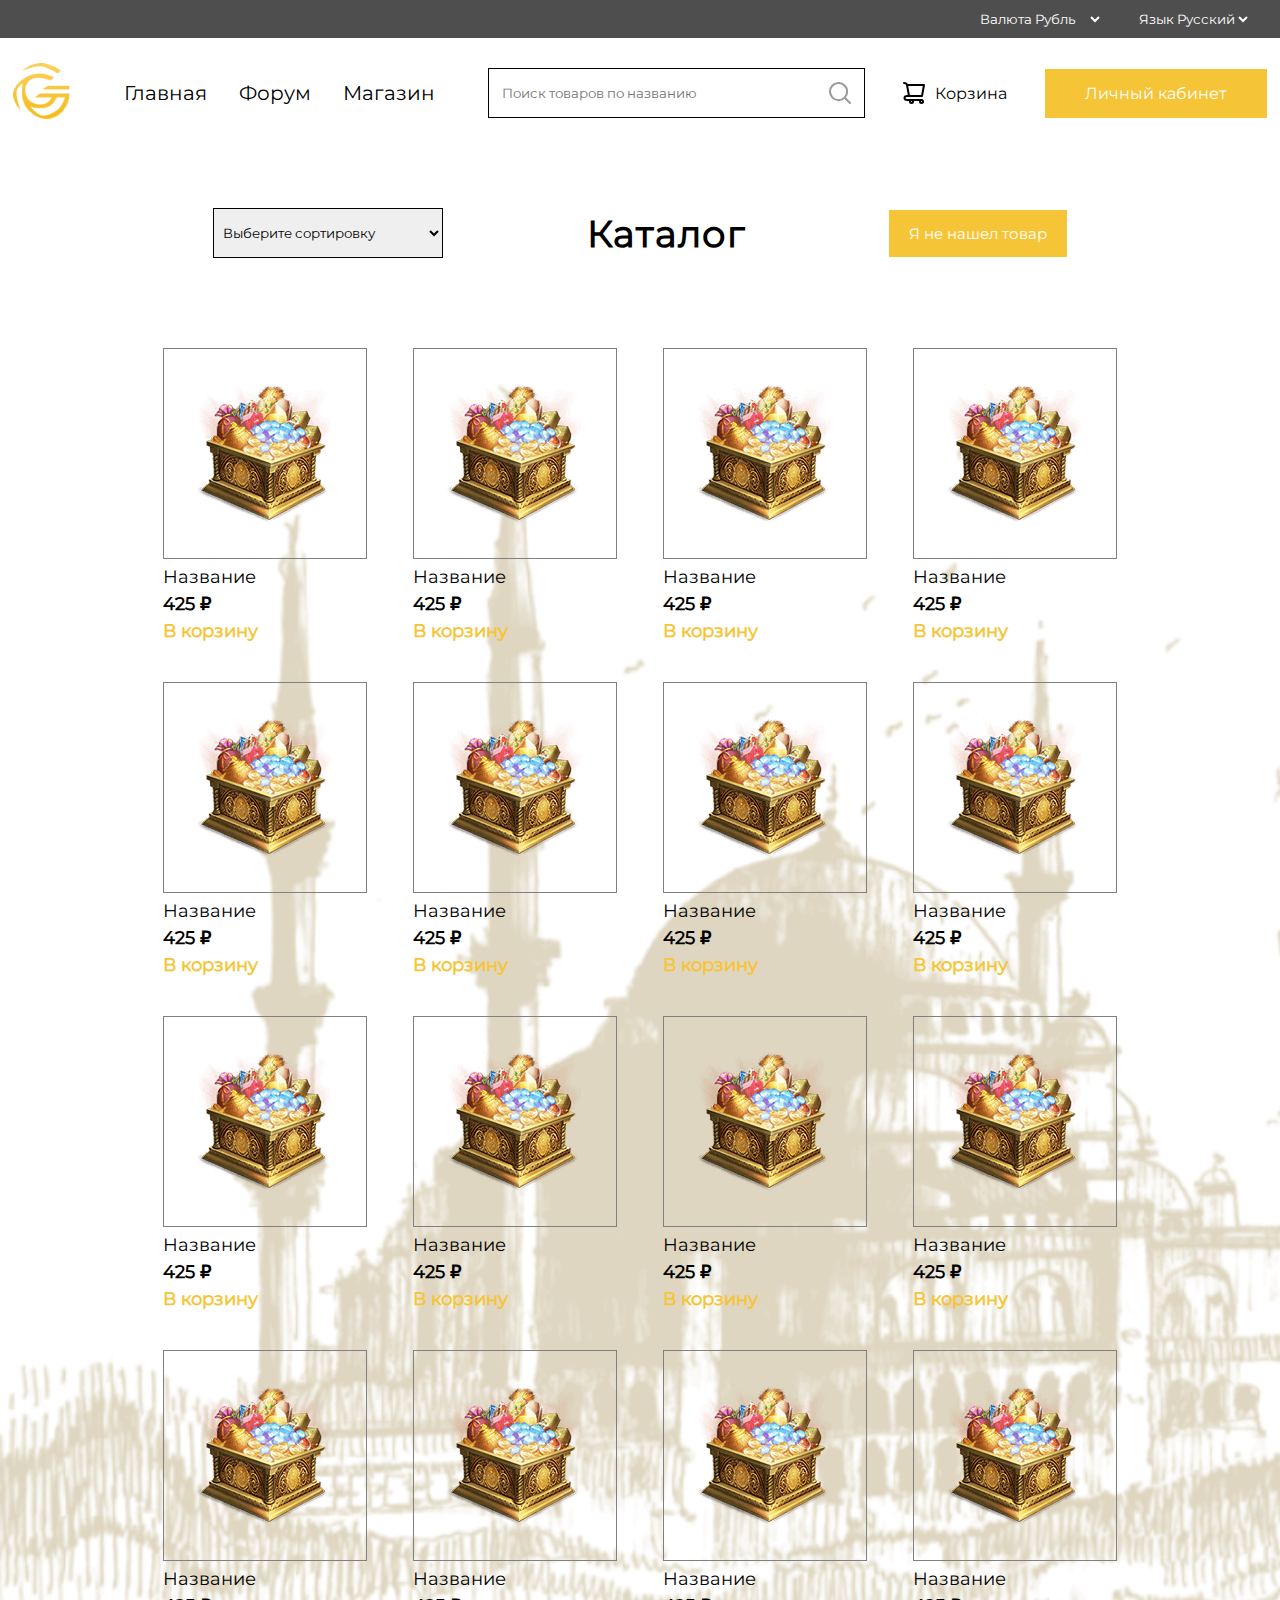
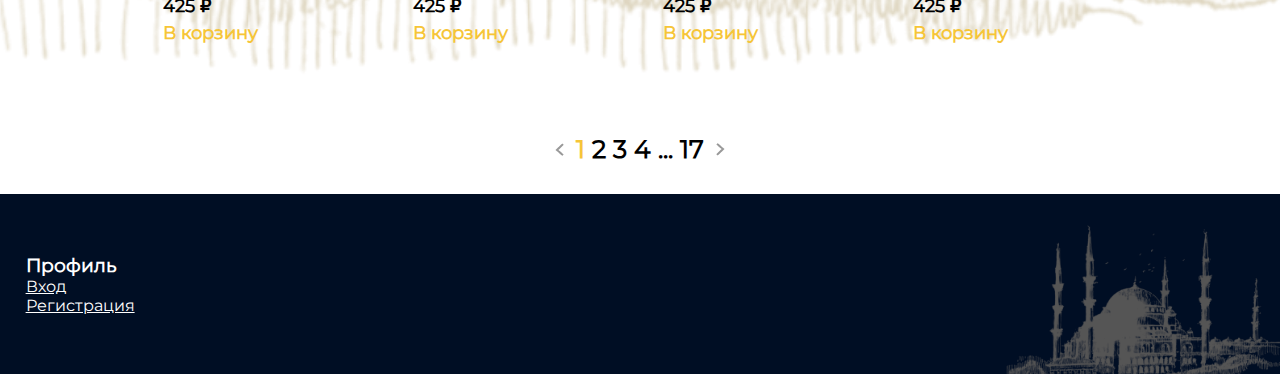
<file: index.html>
<!DOCTYPE html>
<html lang="en">
  <head>
    <meta charset="UTF-8" />
    <meta http-equiv="X-UA-Compatible" content="IE=edge" />
    <meta name="viewport" content="width=device-width, initial-scale=1.0" />
    <title>GIDVELIKIY</title>
    <link rel="icon" href="./images/gold.svg" />
    <link rel="stylesheet" href="./css/main.css" />
    <!-- <link rel="stylesheet" href="./mini-css/main-mini.css" /> -->
  </head>
  <body>
    <div class="gid-serve">
      <div class="container">
        <div class="gid-serve__inner">
          <select class="gid-serve__inner-currency">
            <option class="inner__currency-opt">
              Валюта <span>Рубль</span>
            </option>
            <option class="inner__currency-opt">
              Валюта <span>Доллар</span>
            </option>
            <option class="inner__currency-opt">
              Валюта <span>Евро</span>
            </option>
            <option class="inner__currency-opt">
              Валюта <span>Лира</span>
            </option>
          </select>
          <select class="gid-serve__inner-language">
            <option class="inner__currency-opt">
              Язык <span>Русский</span>
            </option>
          </select>
        </div>
      </div>
    </div>

    <header class="gid-header">
      <div class="container">
        <nav class="gid-header__nav">
          <a href="index.html" class="gid-header__nav-link">
            <img class="nav__link-logo" src="./images/gold.svg" alt="" />
          </a>

          <ul class="gid-header__nav-list">
            <li class="nav__list-item">
              <a class="list__item-link" href="index.html">Главная</a>
            </li>
            <li class="nav__list-item">
              <a class="list__item-link" href="">Форум</a>
            </li>
            <li class="nav__list-item">
              <a class="list__item-link" href="">Магазин</a>
            </li>
          </ul>

          <div class="gid-header__search">
            <input
              class="gid-header__search-input"
              type="text"
              placeholder="Поиск товаров по названию"
            />
            <img
              class="gid-header__search-loop"
              src="./images/icon _search.svg"
              alt=""
            />
          </div>

          <div class="another-servec">
            <div class="another-servec__item">
              <svg
                class="svg-b"
                width="30"
                height="31"
                viewBox="0 0 30 31"
                fill="none"
                xmlns="http://www.w3.org/2000/svg"
              >
                <path
                  class="user-ic"
                  d="M18.5 21C19.3284 21 20 20.3284 20 19.5C20 18.6716 19.3284 18 18.5 18C17.6716 18 17 18.6716 17 19.5C17 20.3284 17.6716 21 18.5 21Z"
                  fill="black"
                  stroke="black"
                  stroke-width="2"
                  stroke-linecap="round"
                  stroke-linejoin="round"
                />
                <path
                  class="user-ic"
                  d="M8.5 21C9.3284 21 10 20.3284 10 19.5C10 18.6716 9.3284 18 8.5 18C7.67157 18 7 18.6716 7 19.5C7 20.3284 7.67157 21 8.5 21Z"
                  fill="black"
                  stroke="black"
                  stroke-width="2"
                  stroke-linecap="round"
                  stroke-linejoin="round"
                />
                <path
                  class="user-ic"
                  d="M4 3H21L19 14H6L4 3ZM4 3C3.83333 2.33333 3 1 1 1"
                  stroke="black"
                  stroke-width="2"
                  stroke-linecap="round"
                  stroke-linejoin="round"
                />
                <path
                  class="user-ic"
                  d="M19 14H6H4.23077C2.44646 14 1.5 14.7812 1.5 16C1.5 17.2188 2.44646 18 4.23077 18H18.5"
                  stroke="black"
                  stroke-width="2"
                  stroke-linecap="round"
                  stroke-linejoin="round"
                />
                <circle cx="22" cy="23" r="8" fill="#F6C537" />
                <path
                  d="M21.324 28V18.76L21.926 19.418H19.112V18.2H22.71V28H21.324Z"
                  fill="white"
                />
              </svg>

              <a href="store.html" class="aaa">Корзина</a>
            </div>
            <div class="another-servec__item">
              <svg
                class="svg-a"
                width="22"
                height="25"
                viewBox="0 0 22 25"
                fill="none"
                xmlns="http://www.w3.org/2000/svg"
              >
                <path
                  class="user-ic"
                  d="M1 24V22.5625C1 17.0051 5.47716 12.5 11 12.5C16.5229 12.5 21 17.0051 21 22.5625V24"
                  stroke="black"
                  stroke-width="2"
                  stroke-linecap="round"
                  stroke-linejoin="round"
                />
                <path
                  class="user-ic"
                  d="M10.9999 12.5C14.1558 12.5 16.7142 9.92558 16.7142 6.75C16.7142 3.57436 14.1558 1 10.9999 1C7.84402 1 5.28564 3.57436 5.28564 6.75C5.28564 9.92558 7.84402 12.5 10.9999 12.5Z"
                  stroke="black"
                  stroke-width="2"
                  stroke-linecap="round"
                  stroke-linejoin="round"
                />
              </svg>
              <p href="wallet.html">Профиль</p>
            </div>
          </div>

          <a href="store.html" class="gid-header__magazine">
            <img
              class="gid-header__magazine-basket"
              src="./images/icon _cart.svg"
              alt=""
            />
            Корзина
          </a>

          <a href="wallet.html" class="gid-header__btn">Личный кабинет</a>
          <div class="first-burger">
            <span></span>
            <span></span>
            <span></span>
          </div>
        </nav>
      </div>
    </header>

    <main class="gid-main">
      <section class="hero">
        <div class="container">
          <div class="hero-inner">
            <h1 class="hero-inner__sech1">Каталог</h1>
            <div class="just">
              <select class="hero-inner__select">
                <option class="hero-inner__select-option">
                  Выберите сортировку
                </option>
                <option class="hero-inner__select-option">Название 425₽</option>
                <option class="hero-inner__select-option">Название 725₽</option>
                <option class="hero-inner__select-option">
                  Название 1425₽
                </option>
                <option class="hero-inner__select-option">
                  Название 1700₽
                </option>
                <option class="hero-inner__select-option">
                  Название 2000₽
                </option>
              </select>
              <h1 class="hero-inner__head1">Каталог</h1>
              <div class="hero-inner__btn-product">Я не нашел товар</div>
            </div>
          </div>
        </div>
      </section>

      <section class="box">
        <div class="container">
          <div class="box-inner">
            <div class="box-inner__parent">
              <div class="box-inner__parent-treasure">
                <div class="parent__treasure-im-box">
                  <img src="./images/jewelery.png" alt="" />
                </div>
                <p class="parent__treasure-title">Название</p>
                <h2 class="parent__treasure-h2">425 <span>₽</span></h2>
                <span class="parent__treasure-span">В корзину</span>
              </div>

              <div class="box-inner__parent-treasure">
                <div class="parent__treasure-im-box">
                  <img src="./images/jewelery.png" alt="" />
                </div>
                <p class="parent__treasure-title">Название</p>
                <h2 class="parent__treasure-h2">425 <span>₽</span></h2>
                <span class="parent__treasure-span">В корзину</span>
              </div>

              <div class="box-inner__parent-treasure">
                <div class="parent__treasure-im-box">
                  <img src="./images/jewelery.png" alt="" />
                </div>
                <p class="parent__treasure-title">Название</p>
                <h2 class="parent__treasure-h2">425 <span>₽</span></h2>
                <span class="parent__treasure-span">В корзину</span>
              </div>

              <div class="box-inner__parent-treasure">
                <div class="parent__treasure-im-box">
                  <img src="./images/jewelery.png" alt="" />
                </div>
                <p class="parent__treasure-title">Название</p>
                <h2 class="parent__treasure-h2">425 <span>₽</span></h2>
                <span class="parent__treasure-span">В корзину</span>
              </div>
            </div>
            <div class="box-inner__parent">
              <div class="box-inner__parent-treasure">
                <div class="parent__treasure-im-box">
                  <img src="./images/jewelery.png" alt="" />
                </div>
                <p class="parent__treasure-title">Название</p>
                <h2 class="parent__treasure-h2">425 <span>₽</span></h2>
                <span class="parent__treasure-span">В корзину</span>
              </div>

              <div class="box-inner__parent-treasure">
                <div class="parent__treasure-im-box">
                  <img src="./images/jewelery.png" alt="" />
                </div>
                <p class="parent__treasure-title">Название</p>
                <h2 class="parent__treasure-h2">425 <span>₽</span></h2>
                <span class="parent__treasure-span">В корзину</span>
              </div>

              <div class="box-inner__parent-treasure">
                <div class="parent__treasure-im-box">
                  <img src="./images/jewelery.png" alt="" />
                </div>
                <p class="parent__treasure-title">Название</p>
                <h2 class="parent__treasure-h2">425 <span>₽</span></h2>
                <span class="parent__treasure-span">В корзину</span>
              </div>

              <div class="box-inner__parent-treasure">
                <div class="parent__treasure-im-box">
                  <img src="./images/jewelery.png" alt="" />
                </div>
                <p class="parent__treasure-title">Название</p>
                <h2 class="parent__treasure-h2">425 <span>₽</span></h2>
                <span class="parent__treasure-span">В корзину</span>
              </div>
            </div>
            <div class="box-inner__parent">
              <div class="box-inner__parent-treasure">
                <div class="parent__treasure-im-box">
                  <img src="./images/jewelery.png" alt="" />
                </div>
                <p class="parent__treasure-title">Название</p>
                <h2 class="parent__treasure-h2">425 <span>₽</span></h2>
                <span class="parent__treasure-span">В корзину</span>
              </div>

              <div class="box-inner__parent-treasure">
                <div class="parent__treasure-im-box">
                  <img src="./images/jewelery.png" alt="" />
                </div>
                <p class="parent__treasure-title">Название</p>
                <h2 class="parent__treasure-h2">425 <span>₽</span></h2>
                <span class="parent__treasure-span">В корзину</span>
              </div>

              <div class="box-inner__parent-treasure">
                <div class="parent__treasure-im-box">
                  <img src="./images/jewelery.png" alt="" />
                </div>
                <p class="parent__treasure-title">Название</p>
                <h2 class="parent__treasure-h2">425 <span>₽</span></h2>
                <span class="parent__treasure-span">В корзину</span>
              </div>

              <div class="box-inner__parent-treasure">
                <div class="parent__treasure-im-box">
                  <img src="./images/jewelery.png" alt="" />
                </div>
                <p class="parent__treasure-title">Название</p>
                <h2 class="parent__treasure-h2">425 <span>₽</span></h2>
                <span class="parent__treasure-span">В корзину</span>
              </div>
            </div>
            <div class="box-inner__parent">
              <div class="box-inner__parent-treasure">
                <div class="parent__treasure-im-box">
                  <img src="./images/jewelery.png" alt="" />
                </div>
                <p class="parent__treasure-title">Название</p>
                <h2 class="parent__treasure-h2">425 <span>₽</span></h2>
                <span class="parent__treasure-span">В корзину</span>
              </div>

              <div class="box-inner__parent-treasure">
                <div class="parent__treasure-im-box">
                  <img src="./images/jewelery.png" alt="" />
                </div>
                <p class="parent__treasure-title">Название</p>
                <h2 class="parent__treasure-h2">425 <span>₽</span></h2>
                <span class="parent__treasure-span">В корзину</span>
              </div>

              <div class="box-inner__parent-treasure">
                <div class="parent__treasure-im-box">
                  <img src="./images/jewelery.png" alt="" />
                </div>
                <p class="parent__treasure-title">Название</p>
                <h2 class="parent__treasure-h2">425 <span>₽</span></h2>
                <span class="parent__treasure-span">В корзину</span>
              </div>

              <div class="box-inner__parent-treasure">
                <div class="parent__treasure-im-box">
                  <img src="./images/jewelery.png" alt="" />
                </div>
                <p class="parent__treasure-title">Название</p>
                <h2 class="parent__treasure-h2">425 <span>₽</span></h2>
                <span class="parent__treasure-span">В корзину</span>
              </div>
            </div>
          </div>
        </div>
      </section>

      <div class="count">
        <div class="count__nums">
          <img class="rot-img" src="./images/grey-arrow.png" alt="" />
          <h3 class="count__nums-h3"><span>1</span> 2 3 4 ... 17</h3>
          <img class="rotsec-img" src="./images/grey-arrow.png" alt="" />
        </div>
      </div>

      <section class="shop">
        <div class="container">
          <div class="shop-inner">
            <div class="shop-inner__services">
              <div class="shop-inner__services-items">
                <img
                  class="services__items-gen-im"
                  src="./images/jewelery.png"
                  alt=""
                />
                <span class="services__items-span">
                  <p class="items__span-title">
                    <span class="span__title-span"> Название </span>
                    Содержит:
                  </p>
                  <p class="items__span-curr">425 ₽</p>
                </span>
              </div>
              <div class="shop-inner__services-imgs">
                <span class="services__imgs-diamo">
                  <img src="./images/diamonds.png" alt="" />
                  <img src="./images/diamonds.png" alt="" />
                  <img src="./images/diamonds.png" alt="" />
                  <img src="./images/diamonds.png" alt="" />
                  <img src="./images/diamonds.png" alt="" />
                  <img src="./images/diamonds.png" alt="" />
                  <img src="./images/diamonds.png" alt="" />
                </span>
                <img src="./images/grey-arrow.png" alt="" />
              </div>

              <p class="shop-inner__services-title">Дополнительно подарит:</p>
              <div class="shop-inner__services-last">
                <span>
                  <img src="./images/diamonds.png" alt="" />
                  <img src="./images/diamonds.png" alt="" />
                </span>
                <img src="./images/orange-basket.png" alt="" />
              </div>
            </div>
            <div class="shop-inner__services">
              <div class="shop-inner__services-items">
                <img
                  class="services__items-gen-im"
                  src="./images/jewelery.png"
                  alt=""
                />
                <span class="services__items-span">
                  <p class="items__span-title">
                    <span class="span__title-span"> Название </span>
                    Содержит:
                  </p>
                  <p class="items__span-curr">425 ₽</p>
                </span>
              </div>
              <div class="shop-inner__services-imgs">
                <span class="services__imgs-diamo">
                  <img src="./images/diamonds.png" alt="" />
                  <img src="./images/diamonds.png" alt="" />
                  <img src="./images/diamonds.png" alt="" />
                  <img src="./images/diamonds.png" alt="" />
                  <img src="./images/diamonds.png" alt="" />
                  <img src="./images/diamonds.png" alt="" />
                  <img src="./images/diamonds.png" alt="" />
                </span>
                <img src="./images/grey-arrow.png" alt="" />
              </div>

              <p class="shop-inner__services-title">Дополнительно подарит:</p>
              <div class="shop-inner__services-last">
                <span>
                  <img src="./images/diamonds.png" alt="" />
                  <img src="./images/diamonds.png" alt="" />
                </span>
                <img src="./images/orange-basket.png" alt="" />
              </div>
            </div>
            <div class="shop-inner__services">
              <div class="shop-inner__services-items">
                <img
                  class="services__items-gen-im"
                  src="./images/jewelery.png"
                  alt=""
                />
                <span class="services__items-span">
                  <p class="items__span-title">
                    <span class="span__title-span"> Название </span>
                    Содержит:
                  </p>
                  <p class="items__span-curr">425 ₽</p>
                </span>
              </div>
              <div class="shop-inner__services-imgs">
                <span class="services__imgs-diamo">
                  <img src="./images/diamonds.png" alt="" />
                  <img src="./images/diamonds.png" alt="" />
                  <img src="./images/diamonds.png" alt="" />
                  <img src="./images/diamonds.png" alt="" />
                  <img src="./images/diamonds.png" alt="" />
                  <img src="./images/diamonds.png" alt="" />
                  <img src="./images/diamonds.png" alt="" />
                </span>
                <img src="./images/grey-arrow.png" alt="" />
              </div>

              <p class="shop-inner__services-title">Дополнительно подарит:</p>
              <div class="shop-inner__services-last">
                <span>
                  <img src="./images/diamonds.png" alt="" />
                  <img src="./images/diamonds.png" alt="" />
                </span>
                <img src="./images/orange-basket.png" alt="" />
              </div>
            </div>
            <div class="shop-inner__services">
              <div class="shop-inner__services-items">
                <img
                  class="services__items-gen-im"
                  src="./images/jewelery.png"
                  alt=""
                />
                <span class="services__items-span">
                  <p class="items__span-title">
                    <span class="span__title-span"> Название </span>
                    Содержит:
                  </p>
                  <p class="items__span-curr">425 ₽</p>
                </span>
              </div>
              <div class="shop-inner__services-imgs">
                <span class="services__imgs-diamo">
                  <img src="./images/diamonds.png" alt="" />
                  <img src="./images/diamonds.png" alt="" />
                  <img src="./images/diamonds.png" alt="" />
                  <img src="./images/diamonds.png" alt="" />
                  <img src="./images/diamonds.png" alt="" />
                  <img src="./images/diamonds.png" alt="" />
                  <img src="./images/diamonds.png" alt="" />
                </span>
                <img src="./images/grey-arrow.png" alt="" />
              </div>

              <p class="shop-inner__services-title">Дополнительно подарит:</p>
              <div class="shop-inner__services-last">
                <span>
                  <img src="./images/diamonds.png" alt="" />
                  <img src="./images/diamonds.png" alt="" />
                </span>
                <img src="./images/orange-basket.png" alt="" />
              </div>
            </div>
            <div class="shop-inner__services">
              <div class="shop-inner__services-items">
                <img
                  class="services__items-gen-im"
                  src="./images/jewelery.png"
                  alt=""
                />
                <span class="services__items-span">
                  <p class="items__span-title">
                    <span class="span__title-span"> Название </span>
                    Содержит:
                  </p>
                  <p class="items__span-curr">425 ₽</p>
                </span>
              </div>
              <div class="shop-inner__services-imgs">
                <span class="services__imgs-diamo">
                  <img src="./images/diamonds.png" alt="" />
                  <img src="./images/diamonds.png" alt="" />
                  <img src="./images/diamonds.png" alt="" />
                  <img src="./images/diamonds.png" alt="" />
                  <img src="./images/diamonds.png" alt="" />
                  <img src="./images/diamonds.png" alt="" />
                  <img src="./images/diamonds.png" alt="" />
                </span>
                <img src="./images/grey-arrow.png" alt="" />
              </div>

              <p class="shop-inner__services-title">Дополнительно подарит:</p>
              <div class="shop-inner__services-last">
                <span>
                  <img src="./images/diamonds.png" alt="" />
                  <img src="./images/diamonds.png" alt="" />
                </span>
                <img src="./images/orange-basket.png" alt="" />
              </div>
            </div>
            <div class="shop-inner__services">
              <div class="shop-inner__services-items">
                <img
                  class="services__items-gen-im"
                  src="./images/jewelery.png"
                  alt=""
                />
                <span class="services__items-span">
                  <p class="items__span-title">
                    <span class="span__title-span"> Название </span>
                    Содержит:
                  </p>
                  <p class="items__span-curr">425 ₽</p>
                </span>
              </div>
              <div class="shop-inner__services-imgs">
                <span class="services__imgs-diamo">
                  <img src="./images/diamonds.png" alt="" />
                  <img src="./images/diamonds.png" alt="" />
                  <img src="./images/diamonds.png" alt="" />
                  <img src="./images/diamonds.png" alt="" />
                  <img src="./images/diamonds.png" alt="" />
                  <img src="./images/diamonds.png" alt="" />
                  <img src="./images/diamonds.png" alt="" />
                </span>
                <img src="./images/grey-arrow.png" alt="" />
              </div>

              <p class="shop-inner__services-title">Дополнительно подарит:</p>
              <div class="shop-inner__services-last">
                <span>
                  <img src="./images/diamonds.png" alt="" />
                  <img src="./images/diamonds.png" alt="" />
                </span>
                <img src="./images/orange-basket.png" alt="" />
              </div>
            </div>
          </div>
        </div>
      </section>
    </main>

    <footer>
      <div class="only">
        <div class="footer-inner">
          <div class="text">
            <h3 class="footer-inner__h3">Профиль</h3>
            <a class="footer-inner__link" href="sign-in.html">Вход</a>
            <a class="footer-inner__link" href="register.html">Регистрация</a>
          </div>
          <img class="last" src="./images/footer_mosque.png" alt="" />
        </div>
      </div>
    </footer>

    <div class="sidebar">
      <div class="sidebar-img">
        <ul class="sidebar-list">
          <div class="dar-lig">
            <span class="dar-lig-dark">
              <img src="images/icons8-солнце-48 (1).png" alt="dark-img" />
            </span>
            <span class="dar-lig-light">
              <img src="images/icons8-солнце-48.png" alt="" />
            </span>
          </div>
          <li class="sidebar__list-item">
            <a class="list__side-link" href="index.html">Главная</a>
          </li>
          <li class="sidebar__list-item">
            <a class="list__side-link" href="#">Форум</a>
          </li>
          <li class="sidebar__list-item">
            <a class="list__side-link" href="#">Магазин</a>
          </li>
          <li class="sidebar__list-item">
            <a class="list__side-link" href="register.html"
              >Вход и Регистрация</a
            >
          </li>
        </ul>

        <div class="sidebar__serve">
          <select class="sidebar-serve__inner-currency">
            <option class="inner__currency-opt">
              Валюта: <span>₽</span><img src="./images/arrow.svg" alt="" />
            </option>
          </select>
          <select class="sidebar-serve__inner-language first">
            <option class="inner__currency-opt">
              Язык: <span>Русский</span><img src="./images/arrow.svg" alt="" />
            </option>
          </select>
        </div>

        <div class="burger-btn">
          <span class="line"></span>
          <span class="line"></span>
        </div>
      </div>
    </div>
  </body>
  <script src="./js/main.js"></script>
</html>
</file>
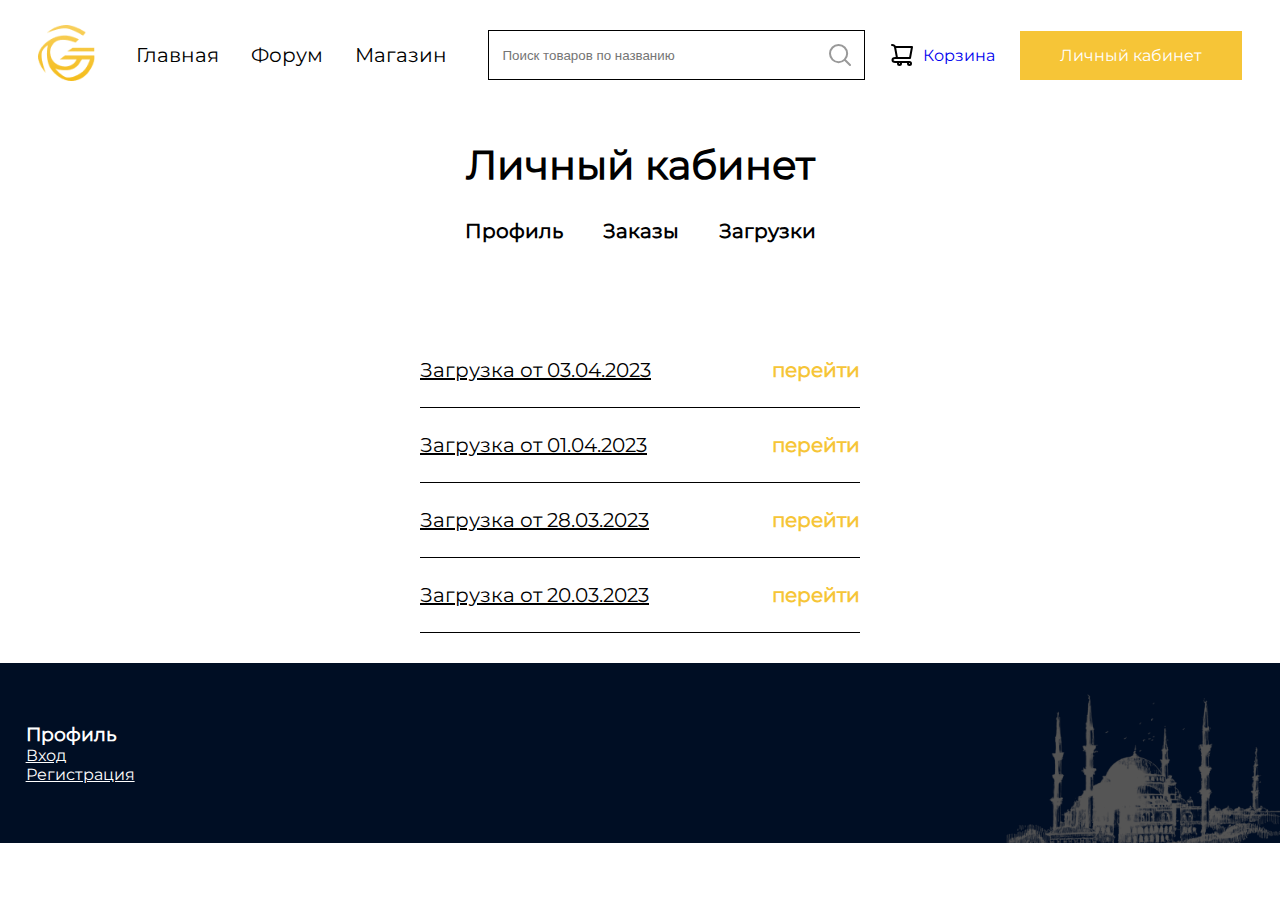
<file: loading.html>
<!DOCTYPE html>
<html lang="en">
  <head>
    <meta charset="UTF-8" />
    <meta http-equiv="X-UA-Compatible" content="IE=edge" />
    <meta name="viewport" content="width=device-width, initial-scale=1.0" />
    <title>Загрузки</title>
    <link rel="icon" href="./images/gold.svg" />
    <link rel="stylesheet" href="./css/loading.css">
  </head>
  <body>
    <header class="gid-header">
      <div class="container">
        <nav class="gid-header__nav">
          <a href="index.html" class="gid-header__nav-link">
            <img class="nav__link-logo" src="./images/gold.svg" alt="" />
          </a>
  
          <ul class="gid-header__nav-list">
            <li class="nav__list-item">
              <a class="list__item-link" href="index.html">Главная</a>
            </li>
            <li class="nav__list-item">
              <a class="list__item-link" href="">Форум</a>
            </li>
            <li class="nav__list-item">
              <a class="list__item-link" href="">Магазин</a>
            </li>
          </ul>
  
  
          <div class="gid-header__search">
            <input
              class="gid-header__search-input"
              type="text"
              placeholder="Поиск товаров по названию"
            />
            <img
              class="gid-header__search-loop"
              src="./images/icon _search.svg"
              alt=""
            />
          </div>
  
  
  
          <div class="another-servec">
            <div class="another-servec__item">
              <svg class="svg-b" width="30" height="31" viewBox="0 0 30 31" fill="none" xmlns="http://www.w3.org/2000/svg">
                <path class="user-ic" d="M18.5 21C19.3284 21 20 20.3284 20 19.5C20 18.6716 19.3284 18 18.5 18C17.6716 18 17 18.6716 17 19.5C17 20.3284 17.6716 21 18.5 21Z" fill="black" stroke="black" stroke-width="2" stroke-linecap="round" stroke-linejoin="round"/>
                <path class="user-ic" d="M8.5 21C9.3284 21 10 20.3284 10 19.5C10 18.6716 9.3284 18 8.5 18C7.67157 18 7 18.6716 7 19.5C7 20.3284 7.67157 21 8.5 21Z" fill="black" stroke="black" stroke-width="2" stroke-linecap="round" stroke-linejoin="round"/>
                <path class="user-ic" d="M4 3H21L19 14H6L4 3ZM4 3C3.83333 2.33333 3 1 1 1" stroke="black" stroke-width="2" stroke-linecap="round" stroke-linejoin="round"/>
                <path class="user-ic" d="M19 14H6H4.23077C2.44646 14 1.5 14.7812 1.5 16C1.5 17.2188 2.44646 18 4.23077 18H18.5" stroke="black" stroke-width="2" stroke-linecap="round" stroke-linejoin="round"/>
                <circle cx="22" cy="23" r="8" fill="#F6C537"/>
                <path d="M21.324 28V18.76L21.926 19.418H19.112V18.2H22.71V28H21.324Z" fill="white"/>
                </svg>
                
              <p class="aaa">Корзина</p>
            </div>
            <div class="another-servec__item">
              <svg class="svg-a" width="22" height="25" viewBox="0 0 22 25" fill="none" xmlns="http://www.w3.org/2000/svg">
              <path class="user-ic" d="M1 24V22.5625C1 17.0051 5.47716 12.5 11 12.5C16.5229 12.5 21 17.0051 21 22.5625V24" stroke="black" stroke-width="2" stroke-linecap="round" stroke-linejoin="round"/>
              <path class="user-ic" d="M10.9999 12.5C14.1558 12.5 16.7142 9.92558 16.7142 6.75C16.7142 3.57436 14.1558 1 10.9999 1C7.84402 1 5.28564 3.57436 5.28564 6.75C5.28564 9.92558 7.84402 12.5 10.9999 12.5Z" stroke="black" stroke-width="2" stroke-linecap="round" stroke-linejoin="round"/>
              </svg>
              <p>Профиль</p>
            </div>
          </div>
  
  
          <a href="store.html" class="gid-header__magazine">
            <img
              class="gid-header__magazine-basket"
              src="./images/icon _cart.svg"
              alt=""
            />
            Корзина
          </a>
  
          <a href="wallet.html" class="gid-header__btn">Личный кабинет</a>
          <div class="first-burger">
            <span></span>
            <span></span>
            <span></span>
          </div>
        </nav>
      </div>
    </header>
    <main>
      <section class="hero">
        <div class="container">
          <div class="inner-hero">
            <span class="hero__title">Личный кабинет</span>
            <div class="hero__table">
              <ul class="table__list">
                <li class="table__item">
                  <a href="wallet.html" class="table__link">Профиль</a>
                </li>
                <li class="table__item">
                  <a href="order.html" class="table__link">Заказы</a>
                </li>
                <li class="table__item">
                  <a href="loading.html" class="table__link">Загрузки</a>
                </li>
              </ul>
            </div>
          </div>
        </div>
      </section>
      <section class="loading">
        <div class="container">
          <div class="inner-loading">
            <div class="loading__tables">
              <div class="loading__tables--left">
                <a class="loading__tables--link" href="#"
                  >Загрузка от 03.04.2023</a
                >
              </div>
              <div class="loading__tables--right">
                <span class="loading__tables--text">перейти</span>
              </div>
            </div>
            <div class="loading__tables">
              <div class="loading__tables--left">
                <a class="loading__tables--link" href="#"
                  >Загрузка от 01.04.2023</a
                >
              </div>
              <div class="loading__tables--right">
                <span class="loading__tables--text">перейти</span>
              </div>
            </div>
            <div class="loading__tables">
              <div class="loading__tables--left">
                <a class="loading__tables--link" href="#"
                  >Загрузка от 28.03.2023</a
                >
              </div>
              <div class="loading__tables--right">
                <span class="loading__tables--text">перейти</span>
              </div>
            </div>
            <div class="loading__tables">
              <div class="loading__tables--left">
                <a class="loading__tables--link" href="#"
                  >Загрузка от 20.03.2023</a
                >
              </div>
              <div class="loading__tables--right">
                <span class="loading__tables--text">перейти</span>
              </div>
            </div>
          </div>
        </div>
      </section>
    </main>
    <footer>
      <div class="only">
        <div class="footer-inner">
          <div class="text">
            <h3 class="footer-inner__h3">Профиль</h3>
            <a class="footer-inner__link" href="sign-in.html">Вход</a>
            <a class="footer-inner__link" href="register.html">Регистрация</a>
          </div>
          <img class="last" src="./images/footer_mosque.png" alt="" />
        </div>
      </div>
    </footer>
    <div class="sidebar">
      <div class="sidebar-img">
        <ul class="sidebar-list">
          <div class="dar-lig">
            <span class="dar-lig-dark">
              <img src="images/icons8-солнце-48 (1).png" alt="dark-img" />
            </span>
            <span class="dar-lig-light">
              <img src="images/icons8-солнце-48.png" alt="" />
            </span>
          </div>
          <li class="sidebar__list-item">
            <a class="list__side-link" href="index.html">Главная</a>
          </li>
          <li class="sidebar__list-item">
            <a class="list__side-link" href="#">Форум</a>
          </li>
          <li class="sidebar__list-item">
            <a class="list__side-link" href="#">Магазин</a>
          </li>
          <li class="sidebar__list-item">
            <a class="list__side-link" href="register.html"
              >Вход и Регистрация</a
            >
          </li>
        </ul>

        <div class="sidebar__serve">
          <select class="sidebar-serve__inner-currency">
            <option class="inner__currency-opt">
              Валюта: <span>₽</span><img src="./images/arrow.svg" alt="" />
            </option>
          </select>
          <select class="sidebar-serve__inner-language first">
            <option class="inner__currency-opt">
              Язык: <span>Русский</span><img src="./images/arrow.svg" alt="" />
            </option>
          </select>
        </div>

        <div class="burger-btn">
          <span class="line"></span>
          <span class="line"></span>
        </div>
      </div>
    </div>
    <script src="./js/main.js"></script>
  </body>
</html>
</file>
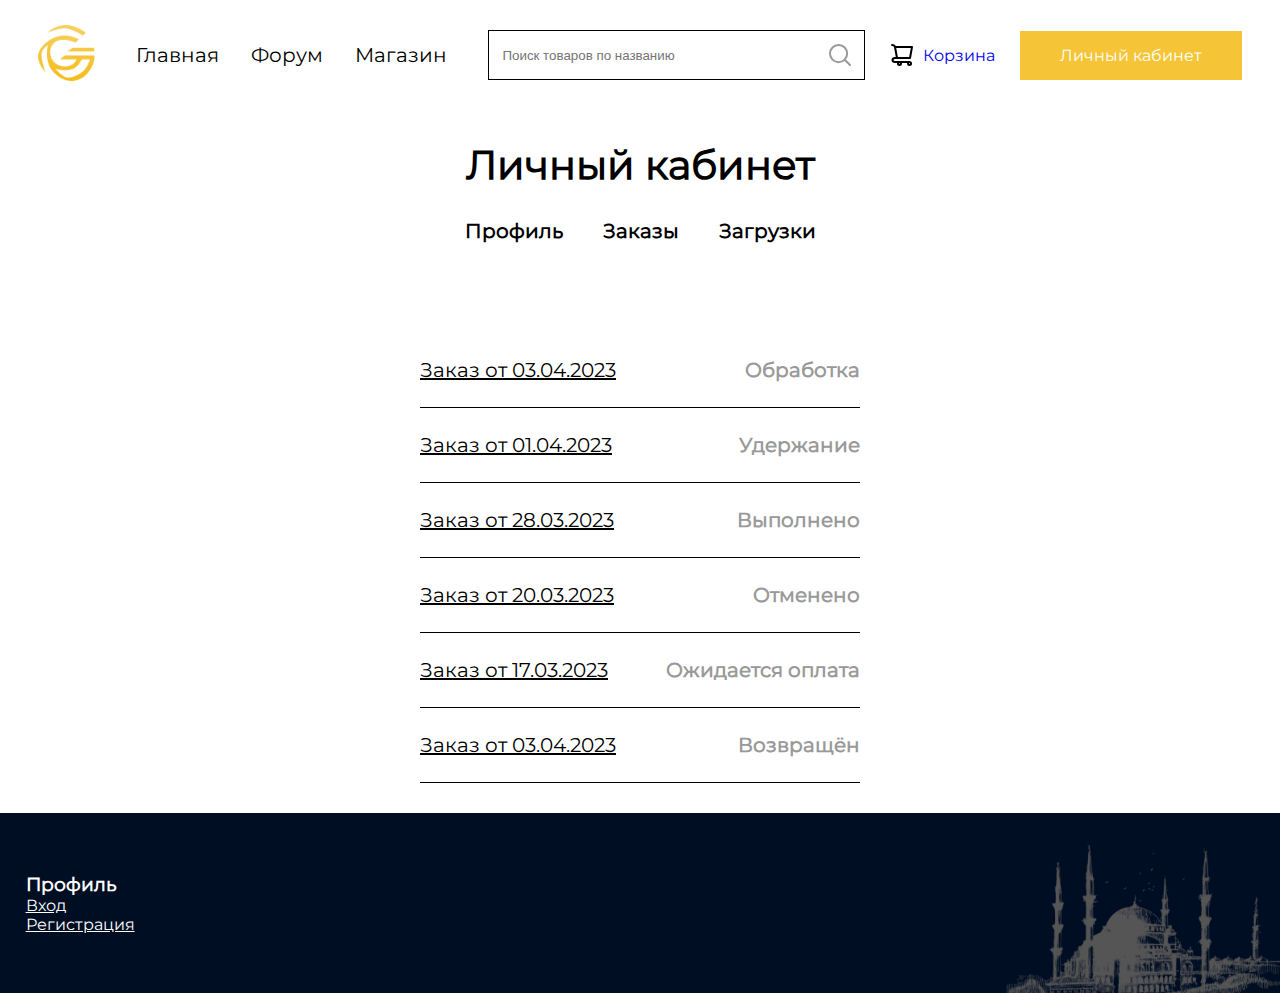
<file: order.html>
<!DOCTYPE html>
<html lang="en">
  <head>
    <meta charset="UTF-8" />
    <meta http-equiv="X-UA-Compatible" content="IE=edge" />
    <meta name="viewport" content="width=device-width, initial-scale=1.0" />
    <title>Заказы</title>
    <link rel="icon" href="./images/gold.svg" />
    <link rel="stylesheet" href="./css/order.css">
  </head>
  <body>
    <header class="gid-header">
      <div class="container">
        <nav class="gid-header__nav">
          <a href="index.html" class="gid-header__nav-link">
            <img class="nav__link-logo" src="./images/gold.svg" alt="" />
          </a>
  
          <ul class="gid-header__nav-list">
            <li class="nav__list-item">
              <a class="list__item-link" href="index.html">Главная</a>
            </li>
            <li class="nav__list-item">
              <a class="list__item-link" href="">Форум</a>
            </li>
            <li class="nav__list-item">
              <a class="list__item-link" href="">Магазин</a>
            </li>
          </ul>
  
  
          <div class="gid-header__search">
            <input
              class="gid-header__search-input"
              type="text"
              placeholder="Поиск товаров по названию"
            />
            <img
              class="gid-header__search-loop"
              src="./images/icon _search.svg"
              alt=""
            />
          </div>
  
  
  
          <div class="another-servec">
            <div class="another-servec__item">
              <svg class="svg-b" width="30" height="31" viewBox="0 0 30 31" fill="none" xmlns="http://www.w3.org/2000/svg">
                <path class="user-ic" d="M18.5 21C19.3284 21 20 20.3284 20 19.5C20 18.6716 19.3284 18 18.5 18C17.6716 18 17 18.6716 17 19.5C17 20.3284 17.6716 21 18.5 21Z" fill="black" stroke="black" stroke-width="2" stroke-linecap="round" stroke-linejoin="round"/>
                <path class="user-ic" d="M8.5 21C9.3284 21 10 20.3284 10 19.5C10 18.6716 9.3284 18 8.5 18C7.67157 18 7 18.6716 7 19.5C7 20.3284 7.67157 21 8.5 21Z" fill="black" stroke="black" stroke-width="2" stroke-linecap="round" stroke-linejoin="round"/>
                <path class="user-ic" d="M4 3H21L19 14H6L4 3ZM4 3C3.83333 2.33333 3 1 1 1" stroke="black" stroke-width="2" stroke-linecap="round" stroke-linejoin="round"/>
                <path class="user-ic" d="M19 14H6H4.23077C2.44646 14 1.5 14.7812 1.5 16C1.5 17.2188 2.44646 18 4.23077 18H18.5" stroke="black" stroke-width="2" stroke-linecap="round" stroke-linejoin="round"/>
                <circle cx="22" cy="23" r="8" fill="#F6C537"/>
                <path d="M21.324 28V18.76L21.926 19.418H19.112V18.2H22.71V28H21.324Z" fill="white"/>
                </svg>
                
              <p class="aaa">Корзина</p>
            </div>
            <div class="another-servec__item">
              <svg class="svg-a" width="22" height="25" viewBox="0 0 22 25" fill="none" xmlns="http://www.w3.org/2000/svg">
              <path class="user-ic" d="M1 24V22.5625C1 17.0051 5.47716 12.5 11 12.5C16.5229 12.5 21 17.0051 21 22.5625V24" stroke="black" stroke-width="2" stroke-linecap="round" stroke-linejoin="round"/>
              <path class="user-ic" d="M10.9999 12.5C14.1558 12.5 16.7142 9.92558 16.7142 6.75C16.7142 3.57436 14.1558 1 10.9999 1C7.84402 1 5.28564 3.57436 5.28564 6.75C5.28564 9.92558 7.84402 12.5 10.9999 12.5Z" stroke="black" stroke-width="2" stroke-linecap="round" stroke-linejoin="round"/>
              </svg>
              <p>Профиль</p>
            </div>
          </div>
  
  
          <a href="store.html" class="gid-header__magazine">
            <img
              class="gid-header__magazine-basket"
              src="./images/icon _cart.svg"
              alt=""
            />
            Корзина
          </a>
  
          <a href="wallet.html" class="gid-header__btn">Личный кабинет</a>
          <div class="first-burger">
            <span></span>
            <span></span>
            <span></span>
          </div>
        </nav>
      </div>
    </header>
    <main>
      <section class="hero">
        <div class="container">
          <div class="inner-hero">
            <span class="hero__title">Личный кабинет</span>
            <div class="hero__table">
              <ul class="table__list">
                <li class="table__item">
                  <a href="wallet.html" class="table__link">Профиль</a>
                </li>
                <li class="table__item">
                  <a href="order.html" class="table__link">Заказы</a>
                </li>
                <li class="table__item">
                  <a href="loading.html" class="table__link">Загрузки</a>
                </li>
              </ul>
            </div>
          </div>
        </div>
      </section>
      <section class="orders">
        <div class="container">
          <div class="inner-orders">
            <div class="order__tables">
              <div class="order__tables--left">
                <a class="order__tables--link" href="#">Заказ от 03.04.2023</a>
              </div>
              <div class="order__tables--right">
                <span class="order__tables--text">Обработка</span>
              </div>
            </div>
            <div class="order__tables">
              <div class="order__tables--left">
                <a class="order__tables--link" href="#">Заказ от 01.04.2023</a>
              </div>
              <div class="order__tables--right">
                <span class="order__tables--text">Удержание</span>
              </div>
            </div>
            <div class="order__tables">
              <div class="order__tables--left">
                <a class="order__tables--link" href="#">Заказ от 28.03.2023</a>
              </div>
              <div class="order__tables--right">
                <span class="order__tables--text">Выполнено</span>
              </div>
            </div>
            <div class="order__tables">
              <div class="order__tables--left">
                <a class="order__tables--link" href="#">Заказ от 20.03.2023</a>
              </div>
              <div class="order__tables--right">
                <span class="order__tables--text">Отменено</span>
              </div>
            </div>
            <div class="order__tables">
              <div class="order__tables--left">
                <a class="order__tables--link" href="#">Заказ от 17.03.2023</a>
              </div>
              <div class="order__tables--right">
                <span class="order__tables--text">Ожидается оплата</span>
              </div>
            </div>
            <div class="order__tables">
              <div class="order__tables--left">
                <a class="order__tables--link" href="#">Заказ от 03.04.2023</a>
              </div>
              <div class="order__tables--right">
                <span class="order__tables--text">Возвращён</span>
              </div>
            </div>
          </div>
        </div>
      </section>
    </main>
    <footer>
      <div class="only">
        <div class="footer-inner">
          <div class="text">
            <h3 class="footer-inner__h3">Профиль</h3>
            <a class="footer-inner__link" href="sign-in.html">Вход</a>
            <a class="footer-inner__link" href="register.html">Регистрация</a>
          </div>
          <img class="last" src="./images/footer_mosque.png" alt="" />
        </div>
      </div>
    </footer>
    <div class="sidebar">
      <div class="sidebar-img">
        <ul class="sidebar-list">
          <div class="dar-lig">
            <span class="dar-lig-dark">
              <img src="images/icons8-солнце-48 (1).png" alt="dark-img" />
            </span>
            <span class="dar-lig-light">
              <img src="images/icons8-солнце-48.png" alt="" />
            </span>
          </div>
          <li class="sidebar__list-item">
            <a class="list__side-link" href="index.html">Главная</a>
          </li>
          <li class="sidebar__list-item">
            <a class="list__side-link" href="#">Форум</a>
          </li>
          <li class="sidebar__list-item">
            <a class="list__side-link" href="#">Магазин</a>
          </li>
          <li class="sidebar__list-item">
            <a class="list__side-link" href="register.html"
              >Вход и Регистрация</a
            >
          </li>
        </ul>

        <div class="sidebar__serve">
          <select class="sidebar-serve__inner-currency">
            <option class="inner__currency-opt">
              Валюта: <span>₽</span><img src="./images/arrow.svg" alt="" />
            </option>
          </select>
          <select class="sidebar-serve__inner-language first">
            <option class="inner__currency-opt">
              Язык: <span>Русский</span><img src="./images/arrow.svg" alt="" />
            </option>
          </select>
        </div>

        <div class="burger-btn">
          <span class="line"></span>
          <span class="line"></span>
        </div>
      </div>
    </div>
    <script src="./js/main.js"></script>
  </body>
</html>
</file>
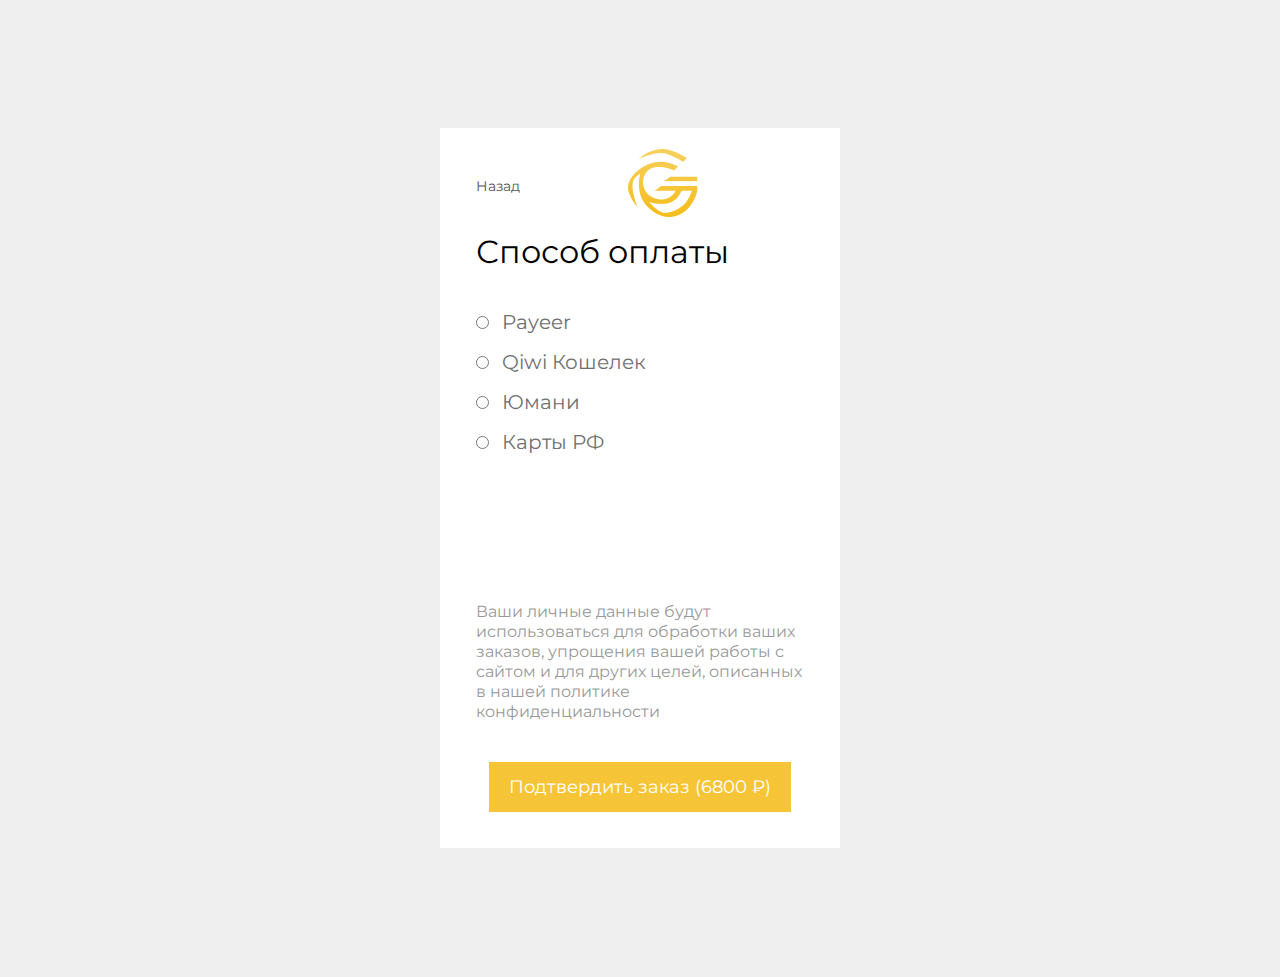
<file: pay-method.html>
<!DOCTYPE html>
<html lang="en">
  <head>
    <meta charset="UTF-8" />
    <meta http-equiv="X-UA-Compatible" content="IE=edge" />
    <meta name="viewport" content="width=device-width, initial-scale=1.0" />
    <link rel="icon" href="./images/gold.svg" />
    <link rel="stylesheet" href="css/pay-method.css" />
    <title>Document</title>
  </head>
  <body>
    <main>
      <section class="pay-method">
        <div class="container">
          <div class="pay-method-in">
            <div class="pay-method__box">
              <div class="box-image">
                <a href="store.html" class="box-image__back"> Назад </a>
                <a href="store.html">
                  <img
                    class="box-image-back-img"
                    src="images/Vector.png"
                    alt="back"
                  />
                </a>
                <img
                  class="box-image-img"
                  src="images/логотип.svg"
                  alt="Logo"
                />
                <div class="just-box"></div>
                <div class="dark-btn">
                  <span class="dar-lig-dark">
                    <img src="images/icons8-солнце-48 (1).png" alt="dark-img" />
                  </span>
                  <span class="dar-lig-light">
                    <img src="images/icons8-солнце-48.png" alt="" />
                  </span>
                </div>
              </div>
              <h1 class="box-title">Способ оплаты</h1>
              <form class="box__form">
                <div class="form-radios">
                  <input
                    class="form-radios-input"
                    type="radio"
                    name="method-pay"
                  />
                  <p class="form-info">Payeer</p>
                </div>
                <div class="form-radios">
                  <input
                    class="form-radios-input"
                    type="radio"
                    name="method-pay"
                  />
                  <p class="form-info">Qiwi Кошелек</p>
                </div>
                <div class="form-radios">
                  <input
                    class="form-radios-input"
                    type="radio"
                    name="method-pay"
                  />
                  <p class="form-info">Юмани</p>
                </div>
                <div class="form-radios">
                  <input
                    class="form-radios-input"
                    type="radio"
                    name="method-pay"
                  />
                  <p class="form-info">Карты РФ</p>
                </div>
                <select class="select">
                  <option>Visa/Mastercard/МИР</option>
                  <option>Qiwi Кошелек</option>
                  <option>Юмани</option>
                  <option>Карты РФ</option>
                </select>
                <select class="second-select">
                  <option>4 последних цифры номера карты</option>
                </select>
              </form>
              <div class="box-bottom-box">
                <p class="box-bottom-box-info">
                  Ваши личные данные будут использоваться для обработки ваших
                  заказов, упрощения вашей работы с сайтом и для других целей,
                  описанных в нашей политике конфиденциальности
                </p>

                <a href="#" class="box-bottom-box-btn">
                  Подтвердить заказ (6800 ₽)
                </a>
              </div>
            </div>
          </div>
        </div>
      </section>
    </main>
    <script src="js/script.js"></script>
  </body>
</html>
</file>
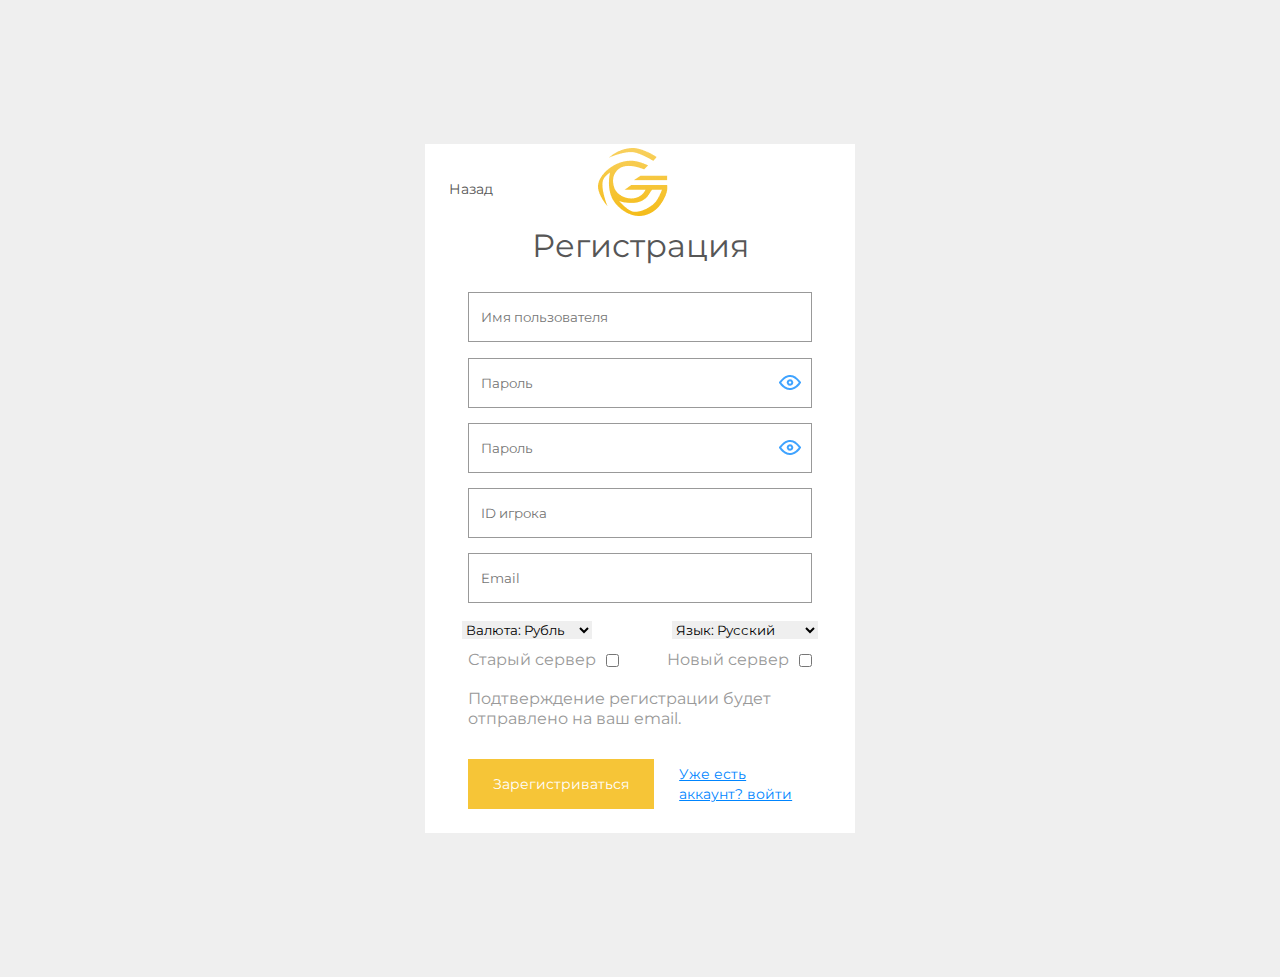
<file: register.html>
<!DOCTYPE html>
<html lang="en">
  <head>
    <meta charset="UTF-8" />
    <meta http-equiv="X-UA-Compatible" content="IE=edge" />
    <meta name="viewport" content="width=device-width, initial-scale=1.0" />
    <link rel="icon" href="./images/gold.svg" />
    <link rel="stylesheet" href="css/register.css" />
    <title>register</title>
  </head>
  <body>
    <main>
      <section class="register">
        <div class="container">
          <div class="register-in">
            <div class="register-in__box">
              <div class="register-in__box-img-box">
                <a href="index.html" class="register-in__box-back">Назад</a>
                <a href="index.html" class="register-in__box-back-mobile"
                  ><img src="images/Vector.png" alt=""
                /></a>
                <img
                  class="register-in__box-img"
                  src="images/логотип.svg"
                  alt="логотип"
                />
                <div></div>
              </div>
              <h1 class="register-in__box-title">Регистрация</h1>
              <form class="register-in__box__form">
                <input
                  class="register-in__box-input"
                  type="text"
                  required
                  placeholder="Имя пользователя"
                />
                <div class="register-in__box__form-key">
                  <input
                    class="register-in__box-input password-input"
                    type="password"
                    required
                    placeholder="Пароль"
                  />
                  <img
                    class="register-in__box__form-key-img"
                    src="images/🦆 icon _eye empty_.png"
                    alt="hide"
                  />
                </div>

                <div class="register-in__box__form-key">
                  <input
                    class="register-in__box-input password-input"
                    type="password"
                    required
                    placeholder="Пароль"
                  />
                  <img
                    class="register-in__box__form-key-img"
                    src="images/🦆 icon _eye empty_.png"
                    alt="hide"
                  />
                </div>

                <input
                  class="register-in__box-input"
                  type="text"
                  required
                  placeholder="ID игрока"
                />
                <input
                  class="register-in__box-input"
                  type="text"
                  required
                  placeholder="Email"
                />

                <div class="register-in__box__form-select">
                  <select class="register-in__box__select">
                    <option value="currency">
                      <p class="currency-info">Валюта: <span>Рубль</span></p>
                    </option>
                    <option value="currency">
                      <p class="currency-info">Валюта: <span>Доллар</span></p>
                    </option>
                    <option value="currency">
                      <p class="currency-info">Валюта: <span>Евро</span></p>
                    </option>
                    <option value="currency">
                      <p class="currency-info">Валюта: <span>Лира</span></p>
                    </option>
                  </select>
                  <select class="register-in__box__select">
                    <option value="currency">
                      <p class="currency-info">Язык: <span>Русский</span></p>
                    </option>
                    <option value="currency">
                      <p class="currency-info">Язык: <span>Туруцкий</span></p>
                    </option>
                    <option value="currency">
                      <p class="currency-info">Язык: <span>Английский</span></p>
                    </option>
                  </select>
                </div>
                <div class="register-in__box__form__chekboxes">
                  <p>
                    Старый сервер<input
                      class="register-in__box__form__chekbox"
                      type="checkbox"
                    />
                  </p>
                  <p>
                    Новый сервер<input
                      class="register-in__box__form__chekbox"
                      type="checkbox"
                    />
                  </p>
                </div>
              </form>
              <p class="register-in__box-info">
                Подтверждение регистрации будет отправлено на ваш email.
              </p>
              <div class="register-in__box__buttons">
                <a href="#" class="register-in__box__buttons-btn"
                  >Зарегистриваться</a
                >
                <a
                  href="sign-in.html"
                  class="register-in__box__buttons-second-btn"
                  >Уже есть аккаунт? войти</a
                >
              </div>
            </div>
          </div>
        </div>
      </section>
    </main>
  </body>
</html>
</file>
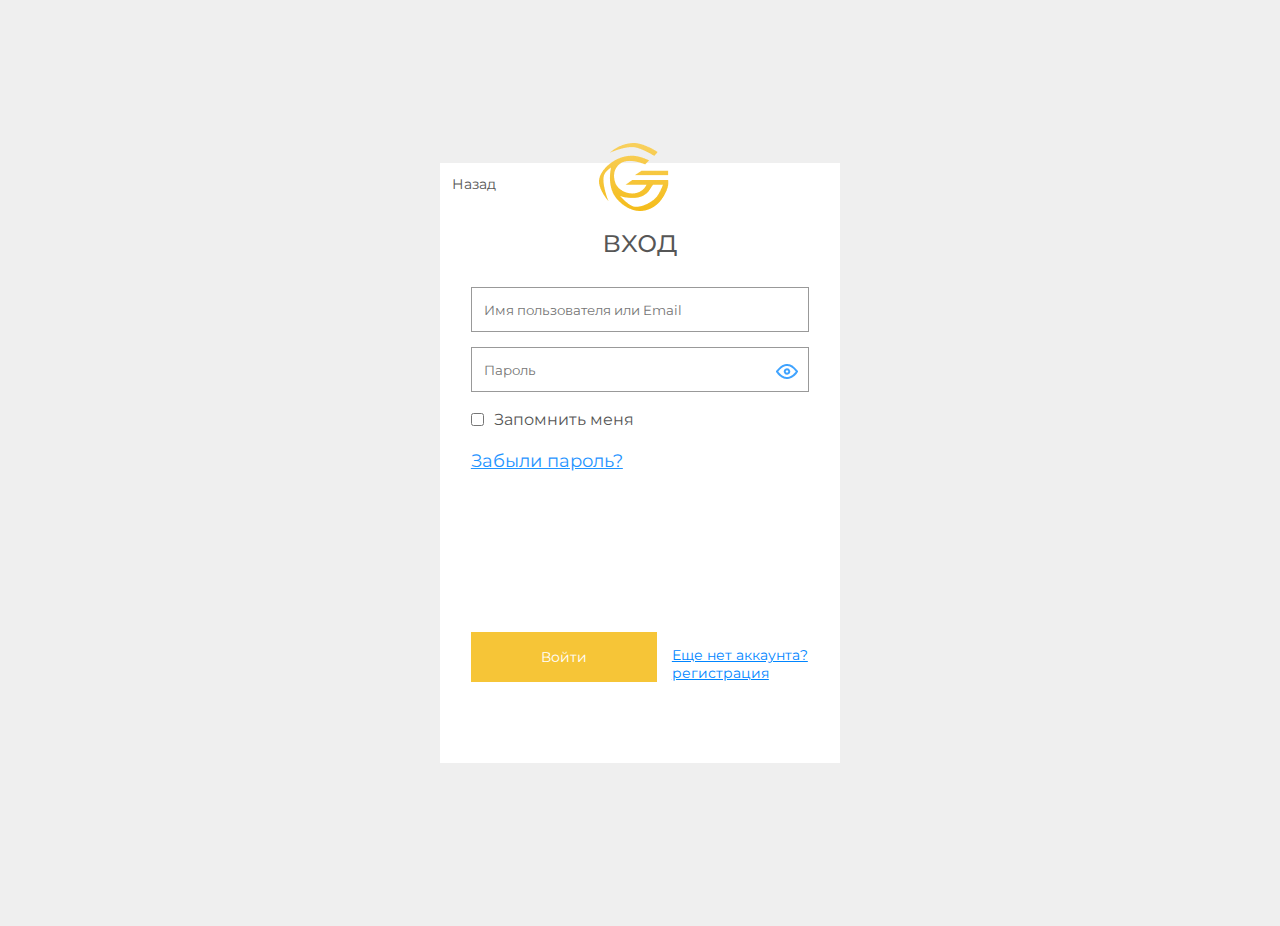
<file: sign-in.html>
<!DOCTYPE html>
<html lang="en">
  <head>
    <meta charset="UTF-8" />
    <meta http-equiv="X-UA-Compatible" content="IE=edge" />
    <meta name="viewport" content="width=device-width, initial-scale=1.0" />
    <link rel="icon" href="./images/gold.svg">
    <link rel="stylesheet" href="css/sing-in.css" />
    <title>Document</title>
  </head>
  <body>
    <main>
      <section class="register">
        <div class="container">
          <div class="register-in">
            <div class="register-in__box">
              <div class="register-in__box-img-box">
                <a href="register.html" class="register-in__box-back">Назад</a>
                <a href="register.html" class="register-in__box-back-mobile"
                  ><img src="images/Vector.png" alt=""
                /></a>
                <img
                  class="register-in__box-img"
                  src="images/логотип.svg"
                  alt="логотип"
                />
                <div></div>
              </div>
              <h1 class="register-in__box-title">вход</h1>
              <form class="register-in__box__form">
                <div class="register-in__box__form-key">
                  <input
                    class="register-in__box-input"
                    type="text"
                    required
                    placeholder="Имя пользователя или Email"
                  />
                  <input
                    class="register-in__box-input password-input"
                    type="password"
                    required
                    placeholder="Пароль"
                  />
                  <div class="sing-in-key">
                    <img
                      class="register-in__box__form-key-img"
                      src="images/🦆 icon _eye empty_.png"
                      alt="hide"
                    />
                  </div>
                </div>
                <div class="sing-in-checkbox">
                  <input type="checkbox" />
                  <p>Запомнить меня</p>
                </div>
              </form>
              <a href="#" class="sing-in-new-parol"> Забыли пароль? </a>
              <div class="register-in__box__buttons">
                <a href="#" class="register-in__box__buttons-btn">Войти</a>
                <a
                  href="register.html"
                  class="register-in__box__buttons-second-btn"
                  >Еще нет аккаунта? регистрация</a
                >
              </div>
            </div>
          </div>
        </div>
      </section>
    </main>
  </body>
</html>
</file>
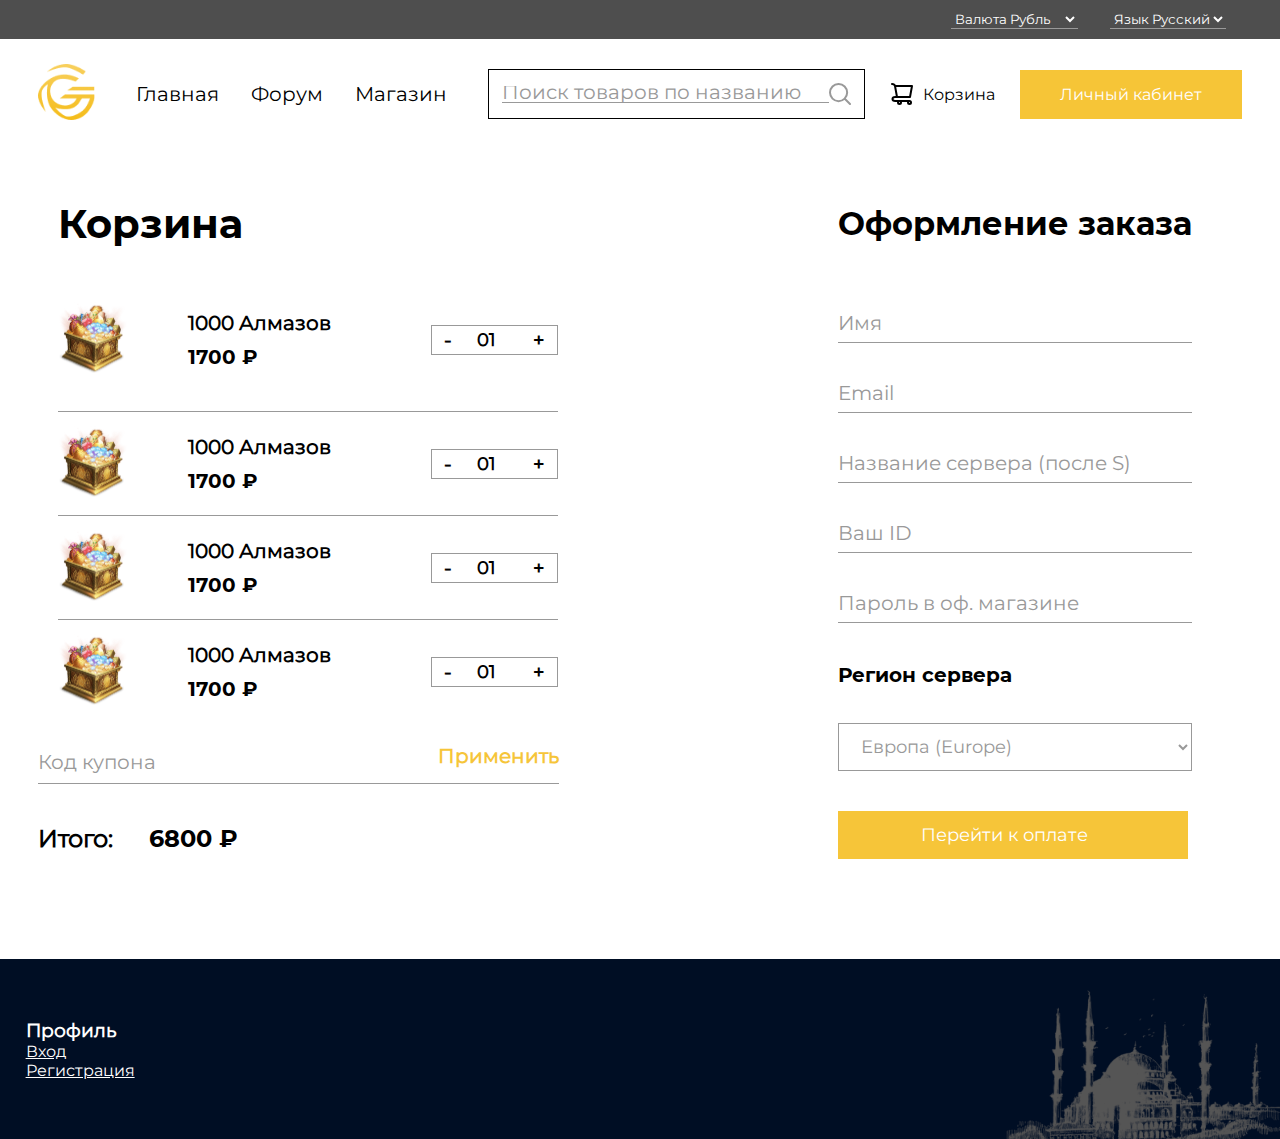
<file: store.html>
<!DOCTYPE html>
<html lang="en">
<head>
  <meta charset="UTF-8">
  <meta http-equiv="X-UA-Compatible" content="IE=edge">
  <meta name="viewport" content="width=device-width, initial-scale=1.0">
  <link rel="icon" href="./images/gold.svg">
  <link rel="stylesheet" href="./css/store.css">
  <title>Корзина</title>
</head>
<body>
  <div class="gid-serve">
    <div class="container">
      <div class="gid-serve__inner">
        <select class="gid-serve__inner-currency">
          <option class="inner__currency-opt">Валюта <span>Рубль</span>
          </option>
          <option class="inner__currency-opt">Валюта <span>Доллар</span>
          </option>
          <option class="inner__currency-opt">Валюта <span>Евро</span>
          </option>
          <option class="inner__currency-opt">Валюта <span>Лира</span>
          </option>
        </select>
        <select class="gid-serve__inner-language">
          <option class="inner__currency-opt">
            Язык <span>Русский</span>
          </option>
        </select>
      </div>
    </div>
  </div>
  <header class="gid-header">
    <div class="container">
      <nav class="gid-header__nav">
        <a href="index.html" class="gid-header__nav-link">
          <img class="nav__link-logo" src="./images/gold.svg" alt="" />
        </a>

        <ul class="gid-header__nav-list">
          <li class="nav__list-item">
            <a class="list__item-link" href="index.html">Главная</a>
          </li>
          <li class="nav__list-item">
            <a class="list__item-link" href="">Форум</a>
          </li>
          <li class="nav__list-item">
            <a class="list__item-link" href="">Магазин</a>
          </li>
        </ul>


        <div class="gid-header__search">
          <input
            class="gid-header__search-input"
            type="text"
            placeholder="Поиск товаров по названию"
          />
          <img
            class="gid-header__search-loop"
            src="./images/icon _search.svg"
            alt=""
          />
        </div>



        <div class="another-servec">
          <div class="another-servec__item">
            <svg class="svg-b" width="30" height="31" viewBox="0 0 30 31" fill="none" xmlns="http://www.w3.org/2000/svg">
              <path class="user-ic" d="M18.5 21C19.3284 21 20 20.3284 20 19.5C20 18.6716 19.3284 18 18.5 18C17.6716 18 17 18.6716 17 19.5C17 20.3284 17.6716 21 18.5 21Z" fill="black" stroke="black" stroke-width="2" stroke-linecap="round" stroke-linejoin="round"/>
              <path class="user-ic" d="M8.5 21C9.3284 21 10 20.3284 10 19.5C10 18.6716 9.3284 18 8.5 18C7.67157 18 7 18.6716 7 19.5C7 20.3284 7.67157 21 8.5 21Z" fill="black" stroke="black" stroke-width="2" stroke-linecap="round" stroke-linejoin="round"/>
              <path class="user-ic" d="M4 3H21L19 14H6L4 3ZM4 3C3.83333 2.33333 3 1 1 1" stroke="black" stroke-width="2" stroke-linecap="round" stroke-linejoin="round"/>
              <path class="user-ic" d="M19 14H6H4.23077C2.44646 14 1.5 14.7812 1.5 16C1.5 17.2188 2.44646 18 4.23077 18H18.5" stroke="black" stroke-width="2" stroke-linecap="round" stroke-linejoin="round"/>
              <circle cx="22" cy="23" r="8" fill="#F6C537"/>
              <path d="M21.324 28V18.76L21.926 19.418H19.112V18.2H22.71V28H21.324Z" fill="white"/>
              </svg>
              
            <p class="aaa">Корзина</p>
          </div>
          <div class="another-servec__item">
            <svg class="svg-a" width="22" height="25" viewBox="0 0 22 25" fill="none" xmlns="http://www.w3.org/2000/svg">
            <path class="user-ic" d="M1 24V22.5625C1 17.0051 5.47716 12.5 11 12.5C16.5229 12.5 21 17.0051 21 22.5625V24" stroke="black" stroke-width="2" stroke-linecap="round" stroke-linejoin="round"/>
            <path class="user-ic" d="M10.9999 12.5C14.1558 12.5 16.7142 9.92558 16.7142 6.75C16.7142 3.57436 14.1558 1 10.9999 1C7.84402 1 5.28564 3.57436 5.28564 6.75C5.28564 9.92558 7.84402 12.5 10.9999 12.5Z" stroke="black" stroke-width="2" stroke-linecap="round" stroke-linejoin="round"/>
            </svg>
            <p>Профиль</p>
          </div>
        </div>


        <a href="store.html" class="gid-header__magazine">
          <img
            class="gid-header__magazine-basket"
            src="./images/icon _cart.svg"
            alt=""
          />
          Корзина
        </a>

        <a href="wallet.html" class="gid-header__btn">Личный кабинет</a>
        <div class="first-burger">
          <span></span>
          <span></span>
          <span></span>
        </div>
      </nav>
    </div>
  </header>
  <main>
    <section class="store">
      <div class="container">
        <div class="store-in">
          <div class="store-in__left">
            <h1 class="store-in__left-title">
              Корзина
            </h1>
            <div class="store-in__diamond-cards">
              <div class="store-in__diamond-card">
              <img class="store-in__diamond-img" src="./images/chest.svg" alt="chest">
              <span class="store-in__diamond-price_box">
                <h3 class="store-in__diamond-much">1000 Алмазов</h3>
                <b class="store-in__diamond-much_money">1700 ₽</b></span>
              <div class="store-in__diamond-many">
                <button class="store-in__diamond-remove">-</button>
                <p class="store-in__diamond-product">01</p>
                <button class="store-in__diamond-add">+</button>
              </div>
            </div>
            <div class="store-in__diamond-card">
              <img class="store-in__diamond-img" src="./images/chest.svg" alt="chest">
              <span class="store-in__diamond-price_box">
                <h3 class="store-in__diamond-much">1000 Алмазов</h3>
                <b class="store-in__diamond-much_money">1700 ₽</b></span>
              <div class="store-in__diamond-many">
                <button class="store-in__diamond-remove">-</button>
                <p class="store-in__diamond-product">01</p>
                <button class="store-in__diamond-add">+</button>
              </div>
            </div>
            <div class="store-in__diamond-card">
              <img class="store-in__diamond-img" src="./images/chest.svg" alt="chest">
              <span class="store-in__diamond-price_box">
                <h3 class="store-in__diamond-much">1000 Алмазов</h3>
                <b class="store-in__diamond-much_money">1700 ₽</b></span>
              <div class="store-in__diamond-many">
                <button class="store-in__diamond-remove">-</button>
                <p class="store-in__diamond-product">01</p>
                <button class="store-in__diamond-add">+</button>
              </div>
            </div>
            <div class="store-in__diamond-card">
              <img class="store-in__diamond-img" src="./images/chest.svg" alt="chest">
              <span class="store-in__diamond-price_box">
                <h3 class="store-in__diamond-much">1000 Алмазов</h3>
                <b class="store-in__diamond-much_money">1700 ₽</b></span>
                <div class="store-in__diamond-many">
                  <button class="store-in__diamond-remove">-</button>
                  <p class="store-in__diamond-product">01</p>
                  <button class="store-in__diamond-add">+</button>
                </div>
              </div>
            </div>
            <form class="store-in__cupon-form">
              <input class="store-in__cupon-input" type="text" placeholder="Код купона" required>
              <button class="store-in__cupon-apply">Применить</button>
            </form>
            <h4 class="store-in__total">Итого: <span class="store-in__total-price">6800 ₽</span></h4>
          </div>
          <div class="store-in__right">
            <h2 class="store-in__right-title">Оформление заказа</h2>
            <form class="store-in__checkout-form">
              <input class="store-in__player-name" type="text" placeholder="Имя" required>
              <input class="store-in__player-email" type="email" placeholder="Email" required>
              <input class="store-in__player-server" type="text" placeholder="Название сервера (после S)" required>
              <input class="store-in__player-id" type="text" placeholder="Ваш ID" required>
              <input class="store-in__player-parol" type="text" placeholder="Пароль в оф. магазине" required>
              <h4 class="store-in__player-region">Регион сервера</h4>
                <select class="store-in__player-region_server " name="Server">
                  <option class="store-in__player-europe" value="Europe">Европа (Europe)</option>
                  <option class="store-in__player-europe" value="America">Америка (America)</option>
                  <option class="store-in__player-europe" value="Asia">Азия (Asia)</option>
                </select>
                <a href="pay-method.html" class="store-in__checkout-payment">Перейти к оплате</a>
            </form>
          </div>
        </div>
      </div>
    </section>
  </main>
  <footer>
    <div class="only">
        <div class="footer-inner">
          <div class="text">
            <h3 class="footer-inner__h3">Профиль</h3>
            <a class="footer-inner__link" href="sign-in.html">Вход</a>
            <a class="footer-inner__link" href="register.html">Регистрация</a>
          </div>
          <img class="last" src="./images/footer_mosque.png" alt="footer" />
        </div>
    </div>
  </footer>

  <div class="sidebar">
    <div class="sidebar-img">
      <ul class="sidebar-list">
        <div class="dar-lig">
          <span class="dar-lig-dark">
            <img src="images/icons8-солнце-48 (1).png" alt="dark-img" />
          </span>
          <span class="dar-lig-light">
            <img src="images/icons8-солнце-48.png" alt="" />
          </span>
        </div>
        <li class="sidebar__list-item">
          <a class="list__side-link" href="index.html">Главная</a>
        </li>
        <li class="sidebar__list-item">
          <a class="list__side-link" href="#">Форум</a>
        </li>
        <li class="sidebar__list-item">
          <a class="list__side-link" href="#">Магазин</a>
        </li>
        <li class="sidebar__list-item">
          <a class="list__side-link" href="register.html"
            >Вход и Регистрация</a
          >
        </li>
      </ul>

      <div class="sidebar__serve">
        <select class="sidebar-serve__inner-currency">
          <option class="inner__currency-opt">
            Валюта: <span>₽</span><img src="./images/arrow.svg" alt="" />
          </option>
        </select>
        <select class="sidebar-serve__inner-language first">
          <option class="inner__currency-opt">
            Язык: <span>Русский</span><img src="./images/arrow.svg" alt="" />
          </option>
        </select>
      </div>

      <div class="burger-btn">
        <span class="line"></span>
        <span class="line"></span>
      </div>
    </div>
  </div>
</body>
<script src="./js/main.js"></script>
</body>
</html>
</file>
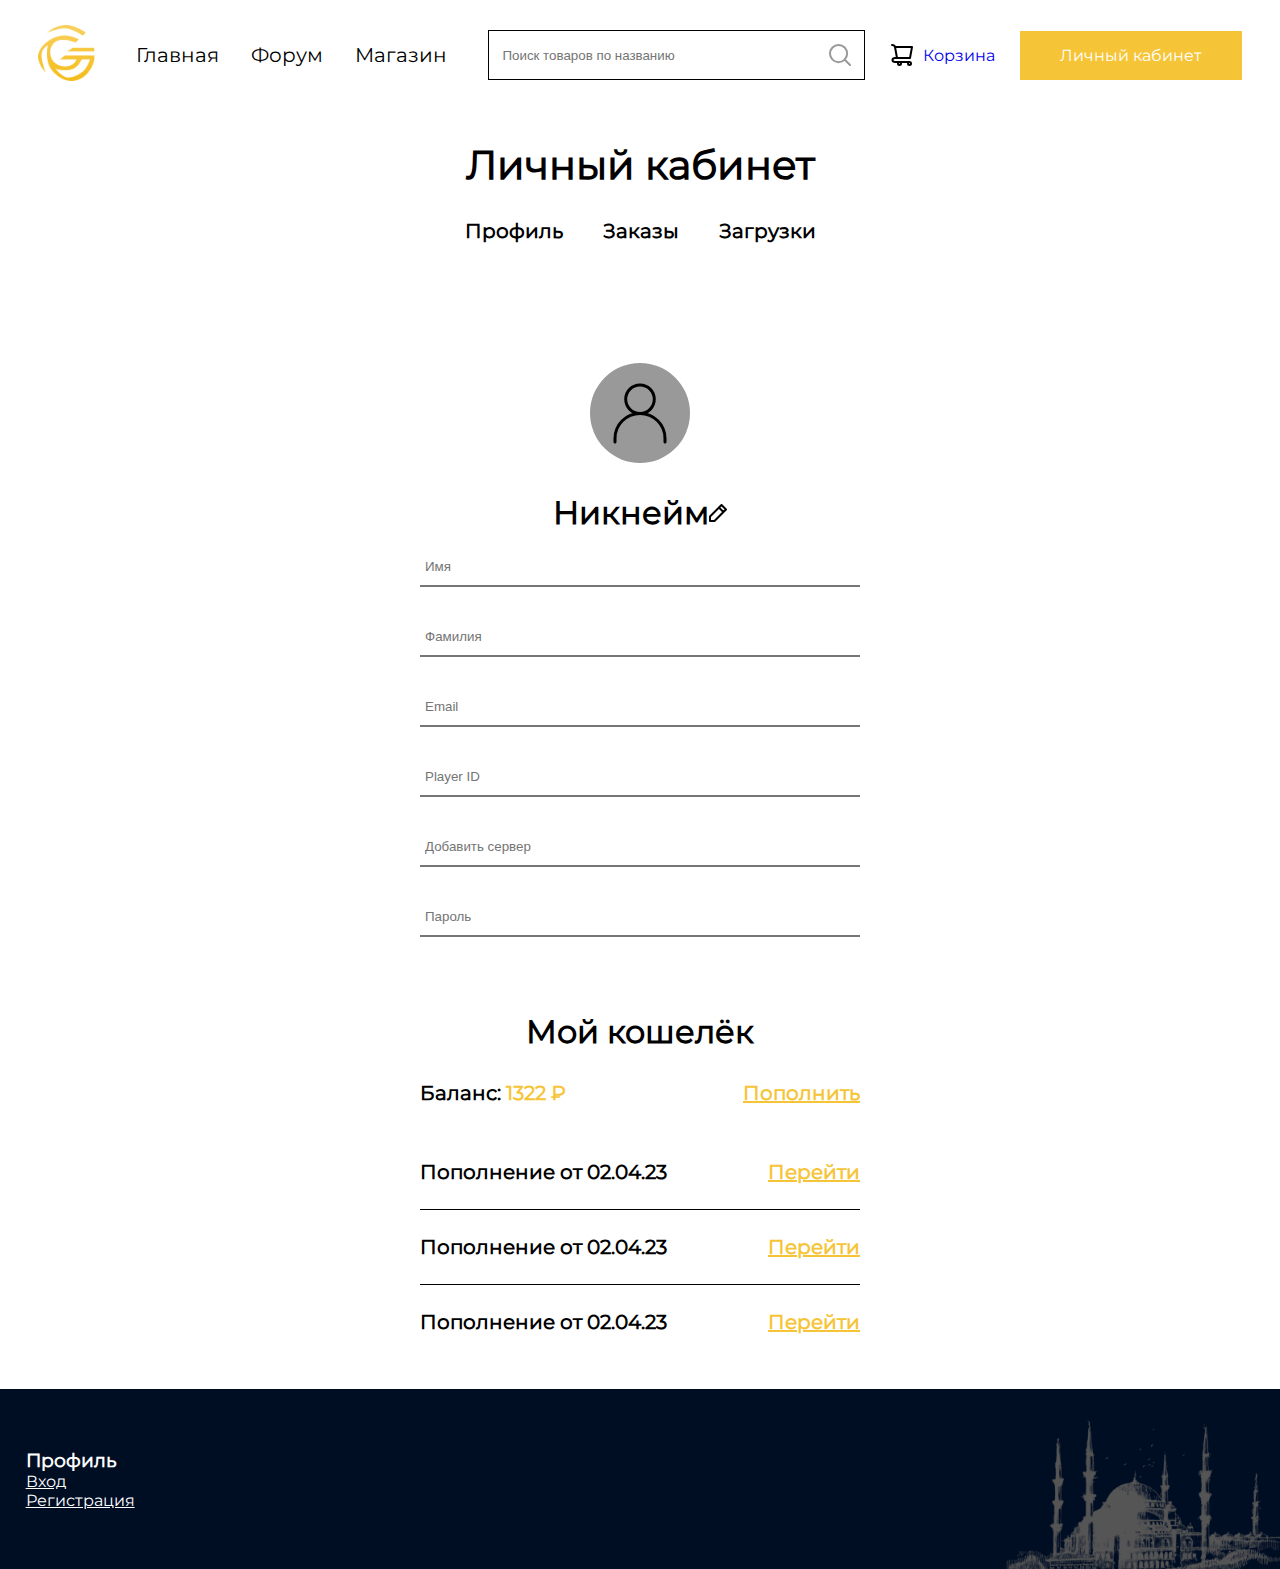
<file: wallet.html>
<!DOCTYPE html>
<html lang="en">
  <head>
    <meta charset="UTF-8" />
    <meta http-equiv="X-UA-Compatible" content="IE=edge" />
    <meta name="viewport" content="width=device-width, initial-scale=1.0" />
    <link rel="icon" href="./images/gold.svg" />
    <title>Мой профиль</title>
    <link rel="stylesheet" href="./css/wallet.css">
  </head>
  <body>
    <header class="gid-header">
      <div class="container">
        <nav class="gid-header__nav">
          <a href="index.html" class="gid-header__nav-link">
            <img class="nav__link-logo" src="./images/gold.svg" alt="" />
          </a>
  
          <ul class="gid-header__nav-list">
            <li class="nav__list-item">
              <a class="list__item-link" href="index.html">Главная</a>
            </li>
            <li class="nav__list-item">
              <a class="list__item-link" href="">Форум</a>
            </li>
            <li class="nav__list-item">
              <a class="list__item-link" href="">Магазин</a>
            </li>
          </ul>
  
  
          <div class="gid-header__search">
            <input
              class="gid-header__search-input"
              type="text"
              placeholder="Поиск товаров по названию"
            />
            <img
              class="gid-header__search-loop"
              src="./images/icon _search.svg"
              alt=""
            />
          </div>
  
  
  
          <div class="another-servec">
            <div class="another-servec__item">
              <svg class="svg-b" width="30" height="31" viewBox="0 0 30 31" fill="none" xmlns="http://www.w3.org/2000/svg">
                <path class="user-ic" d="M18.5 21C19.3284 21 20 20.3284 20 19.5C20 18.6716 19.3284 18 18.5 18C17.6716 18 17 18.6716 17 19.5C17 20.3284 17.6716 21 18.5 21Z" fill="black" stroke="black" stroke-width="2" stroke-linecap="round" stroke-linejoin="round"/>
                <path class="user-ic" d="M8.5 21C9.3284 21 10 20.3284 10 19.5C10 18.6716 9.3284 18 8.5 18C7.67157 18 7 18.6716 7 19.5C7 20.3284 7.67157 21 8.5 21Z" fill="black" stroke="black" stroke-width="2" stroke-linecap="round" stroke-linejoin="round"/>
                <path class="user-ic" d="M4 3H21L19 14H6L4 3ZM4 3C3.83333 2.33333 3 1 1 1" stroke="black" stroke-width="2" stroke-linecap="round" stroke-linejoin="round"/>
                <path class="user-ic" d="M19 14H6H4.23077C2.44646 14 1.5 14.7812 1.5 16C1.5 17.2188 2.44646 18 4.23077 18H18.5" stroke="black" stroke-width="2" stroke-linecap="round" stroke-linejoin="round"/>
                <circle cx="22" cy="23" r="8" fill="#F6C537"/>
                <path d="M21.324 28V18.76L21.926 19.418H19.112V18.2H22.71V28H21.324Z" fill="white"/>
                </svg>
                
              <p class="aaa">Корзина</p>
            </div>
            <div class="another-servec__item">
              <svg class="svg-a" width="22" height="25" viewBox="0 0 22 25" fill="none" xmlns="http://www.w3.org/2000/svg">
              <path class="user-ic" d="M1 24V22.5625C1 17.0051 5.47716 12.5 11 12.5C16.5229 12.5 21 17.0051 21 22.5625V24" stroke="black" stroke-width="2" stroke-linecap="round" stroke-linejoin="round"/>
              <path class="user-ic" d="M10.9999 12.5C14.1558 12.5 16.7142 9.92558 16.7142 6.75C16.7142 3.57436 14.1558 1 10.9999 1C7.84402 1 5.28564 3.57436 5.28564 6.75C5.28564 9.92558 7.84402 12.5 10.9999 12.5Z" stroke="black" stroke-width="2" stroke-linecap="round" stroke-linejoin="round"/>
              </svg>
              <p>Профиль</p>
            </div>
          </div>
  
  
          <a href="store.html" class="gid-header__magazine">
            <img
              class="gid-header__magazine-basket"
              src="./images/icon _cart.svg"
              alt=""
            />
            Корзина
          </a>
  
          <a href="wallet.html" class="gid-header__btn">Личный кабинет</a>
          <div class="first-burger">
            <span></span>
            <span></span>
            <span></span>
          </div>
        </nav>
      </div>
    </header>
    <main>
      <section class="hero">
        <div class="container">
          <div class="inner-hero">
            <span class="hero__title">Личный кабинет</span>
            <div class="hero__table">
              <ul class="table__list">
                <li class="table__item">
                  <a href="wallet.html" class="table__link">Профиль</a>
                </li>
                <li class="table__item">
                  <a href="order.html" class="table__link">Заказы</a>
                </li>
                <li class="table__item">
                  <a href="loading.html" class="table__link">Загрузки</a>
                </li>
              </ul>
            </div>
          </div>
        </div>
      </section>
      <section class="registration">
        <div class="container">
          <div class="inner-registration">
            <div class="registration__icon--bg">
              <img
                src="./images/user-icon.svg"
                alt="user"
                class="registration__icon--image"
              />
            </div>
            <div class="registration__nickname">
              <h1>Никнейм</h1>
              <img src="./images/pencil.svg" alt="pencil" />
            </div>
            <form class="registration__input-box">
              <input
                type="text"
                class="registration__input"
                required
                placeholder="Имя"
              />
              <input
                type="text"
                class="registration__input"
                required
                placeholder="Фамилия"
              />
              <input
                type="email"
                class="registration__input"
                required
                placeholder="Email"
              />
              <input
               type="text"
               class="registration__input"
               required
               placeholder="Player ID">
               <input
                type="text"
                class="registration__input"
                required
                placeholder="Добавить сервер">
                <input
                 type="password"
                 class="registration__input"
                 required
                 placeholder="Пароль">
              <button class="registration__input--button">
                Сохранить изменения
              </button>
            </form>
          </div>
        </div>
      </section>
      <section class="wallet">
        <div class="container">
          <div class="inner-wallet">
            <span class="wallet__title">Мой кошелёк</span>
            <div class="wallet__balance">
              <div class="wallet__balance--left">
                <span class="wallet__balance--black">Баланс: </span>
                <span class="wallet__balance--yellow">1322 ₽</span>
              </div>
              <div class="wallet__balance--right">
                <a class="wallet__balance--link" href="">Пополнить</a>
              </div>
            </div>
            <div class="wallet__replenishment">
              <div class="wallet__replenishment--date">
                <span class="wallet__date--left">Пополнение от 02.04.23</span>
                <span class="wallet__date--right">Перейти</span>
                <span class="wallet__cross">&#8658;</span>
              </div>
              <div class="wallet__replenishment--date">
                <span class="wallet__date--left">Пополнение от 02.04.23</span>
                <span class="wallet__date--right">Перейти</span>
                <span class="wallet__cross">&#8658;</span>
              </div>
              <div class="wallet__replenishment--date">
                <span class="wallet__date--left">Пополнение от 02.04.23</span>
                <span class="wallet__date--right">Перейти</span>
                <span class="wallet__cross">&#8658;</span>
              </div>
            </div>
          </div>
        </div>
      </section>
    </main>
    <footer>
      <div class="only">
        <div class="footer-inner">
          <div class="text">
            <h3 class="footer-inner__h3">Профиль</h3>
            <a class="footer-inner__link" href="sign-in.html">Вход</a>
            <a class="footer-inner__link" href="register.html">Регистрация</a>
          </div>
          <img class="last" src="./images/footer_mosque.png" alt="" />
        </div>
      </div>
    </footer>
    <div class="sidebar">
      <div class="sidebar-img">
        <ul class="sidebar-list">
          <div class="dar-lig">
            <span class="dar-lig-dark">
              <img src="images/icons8-солнце-48 (1).png" alt="dark-img" />
            </span>
            <span class="dar-lig-light">
              <img src="images/icons8-солнце-48.png" alt="" />
            </span>
          </div>
          <li class="sidebar__list-item">
            <a class="list__side-link" href="index.html">Главная</a>
          </li>
          <li class="sidebar__list-item">
            <a class="list__side-link" href="#">Форум</a>
          </li>
          <li class="sidebar__list-item">
            <a class="list__side-link" href="#">Магазин</a>
          </li>
          <li class="sidebar__list-item">
            <a class="list__side-link" href="register.html"
              >Вход и Регистрация</a
            >
          </li>
        </ul>

        <div class="sidebar__serve">
          <select class="sidebar-serve__inner-currency">
            <option class="inner__currency-opt">
              Валюта: <span>₽</span><img src="./images/arrow.svg" alt="" />
            </option>
          </select>
          <select class="sidebar-serve__inner-language first">
            <option class="inner__currency-opt">
              Язык: <span>Русский</span><img src="./images/arrow.svg" alt="" />
            </option>
          </select>
        </div>

        <div class="burger-btn">
          <span class="line"></span>
          <span class="line"></span>
        </div>
      </div>
    </div>
    <script src="./js/main.js"></script>
  </body>
</html>
</file>
<file: css/main.css>
:root {
  --black-color: #000;
  --white-color: #fff;
  --black-bg-color: #000;
  --white-bg-color: #fff;
  --another-white: #fff;
  --white-bg-dar: #000e24;
  --white-bg-yel: #f6c537;
}
@font-face {
  font-family: "Montserrat";
  src: url(../fonts/Montserrat-Regular.woff);
}
* {
  margin: 0;
  padding: 0;
  border: none;
  outline: none;
  list-style: none;
  text-decoration: none;
  font-family: "Montserrat";
  box-sizing: border-box;
}
body {
  background: var(--another-white);
}
option {
  color: #000;
}
.action {
  --black-color: #fff;
  --white-color: #000;
  --black-bg-color: #fff;
  --white-bg-color: #000;
  --another-white: #000e24;
  --white-bg-dar: #f6c537;
  --white-bg-yel: #000e24;
}
.container {
  max-width: 1400px;
  margin: 0 auto;
  padding: 0 1%;
}
.gid-serve {
  background: #4e4e4e;
}
.gid-serve__inner {
  padding: 10px 0;
  display: flex;
  justify-content: flex-end;
  background: #4e4e4e;
}
.gid-serve__inner-currency {
  margin: 0 16px;
  color: var(--white-color);
  background: none;
}
input {
  background: none;
}

.aaa {
  color: var(--black-color);
}
.gid-serve__inner-language {
  margin: 0 16px;
  color: var(--white-color);
  background: none;
}
.inner__currency-opt {
  color: var(--black-bg-color);
}
.gid-header__nav {
  padding: 25px 0;
  display: flex;
  flex-wrap: wrap;
  align-items: center;
  justify-content: space-between;
}
.gid-header__nav-list {
  display: flex;
  align-items: center;
}
.list__item-link {
  margin: 0 16px;
  font-size: 20px;
  font-weight: 500;
  color: var(--black-color);
}
.gid-header__search {
  padding: 13px;
  display: flex;
  align-items: center;
  border: 1px solid var(--black-color);
  font-size: 20px;
  font-weight: 500;
}
.gid-header__search-input {
  width: 327px;
  overflow: hidden;
}
.gid-header__magazine {
  display: flex;
  align-items: center;
}
.gid-header__btn {
  padding: 15px 40px;
  color: #fff;
  background: #f6c537;
}
.gid-header__magazine-basket {
  margin-right: 10px;
}
.first-burger {
  margin-top: 16px;
  width: 50px;
  height: 50px;
  cursor: pointer;
  display: none;
  align-items: center;
  flex-direction: column;
}
.gid-header__magazine {
  color: var(--black-color);
}
.first-burger span {
  width: 75%;
  height: 3px;
  background: var(--black-color);
}
.another-servec {
  display: none;
  align-items: center;
}
.another-servec__item:nth-child(1) {
  margin-right: 50px;
  color: var(--black-color);
  display: flex;
  align-items: center;
  flex-direction: column;
}
.svg-a {
  margin-left: 25px;
}
.another-servec__item p {
  color: var(--black-color);
}

.user-ic {
  width: 20px;
  height: 20px;
  stroke: var(--black-bg-color);
}
.first-burger span:nth-child(2) {
  margin: 7px 0;
}
@media (max-width: 435px) {
  .another-servec__item:nth-child(1) {
    margin-right: 20px;
  }
  .svg-a {
    width: 20px;
    height: 20px;
  }
  .svg-b {
    width: 22px;
    height: 22px;
  }
}
@media (max-width: 1135px) {
  .gid-header__search-input {
    width: 250px;
  }
}
@media (max-width: 1057px) {
  .gid-header__search-input {
    width: 200px;
  }
}
@media (max-width: 1005px) {
  .list__item-link {
    margin: 0 12px;
    font-size: 16px;
    font-weight: 500;
    color: var(--black-color);
  }
  .gid-header__search-loop {
    width: 18px;
    height: 18px;
  }
  .gid-header__magazine-basket {
    width: 18px;
    height: 18px;
  }
  .gid-header__btn {
    padding: 15px 30px;
  }
}
@media (max-width: 905px) {
  .list__item-link {
    margin: 0 6px;
    font-size: 16px;
    font-weight: 500;
    color: var(--black-color);
  }
  .another-servec {
    display: flex;
  }
  .gid-header__search-loop {
    width: 15px;
    height: 15px;
  }
  .gid-header__search {
    width: 250px;
    /* display: none; */
  }
  .gid-header__magazine-basket {
    display: none;
  }
  .gid-header__magazine {
    display: none;
  }
  .gid-header__btn {
    display: none;
  }
}
@media (max-width: 790px) {
  .list__item-link {
    margin: 0 5px;
    font-size: 14px;
    font-weight: 500;
    color: var(--black-color);
  }
}
@media (max-width: 720px) {
  .gid-header__search {
    width: 150px;
    /* display: none; */
  }
}

@media (max-width: 700px) {
  .gid-header__nav-list {
    display: none;
  }
  .first-burger {
    display: flex;
  }
  .gid-serve {
    display: none;
  }
}
@media (max-width: 500px) {
  .gid-header__search {
    width: 80px;
  }
}
@media (max-width: 410px) {
  .gid-header__search {
    display: none;
  }
}

.sidebar {
  padding: 60px 25px;
  top: 0;
  right: -299px;
  position: fixed;
  width: 299px;
  height: 100vh;
  background: var(--white-bg-yel);
  transition: 0.3s ease-in;
  -webkit-transition: 0.3s ease-in;
  -moz-transition: 0.3s ease-in;
  -ms-transition: 0.3s ease-in;
  -o-transition: 0.3s ease-in;
}
.dar-lig {
  position: relative;
  top: -10px;
  left: 150px;
}
.sidebar-img {
  width: 100%;
  height: 100%;
  background-image: url(../images/mosque.png);
  background-size: cover;
  background-position: center;
}
.active {
  right: 0;
}
.sidebar__serve {
  margin-top: 60px;
  display: flex;
  flex-direction: column;
  align-items: flex-start;
}
.list__side-link {
  margin: 0 16px;
  font-size: 20px;
  font-weight: 500;
  color: #fff;
}
.sidebar__serve > select {
  font-size: 20px;
  color: #fff;
  background: none;
}
.first {
  margin: 5px 0;
}
.burger-btn {
  left: 125px;
  bottom: 130px;
  cursor: pointer;
  position: absolute;
  width: 50px;
  height: 50px;
  display: flex;
  align-items: center;
  justify-content: center;
}
.line {
  position: absolute;
  width: 90%;
  height: 3px;
  transform: rotate(45deg);
  -webkit-transform: rotate(45deg);
  -moz-transform: rotate(45deg);
  -ms-transform: rotate(45deg);
  -o-transform: rotate(45deg);
  background: #fff;
}
.line:nth-child(2) {
  position: absolute;
  width: 90%;
  height: 3px;
  transform: rotate(-45deg);
  -webkit-transform: rotate(-45deg);
  -moz-transform: rotate(-45deg);
  -ms-transform: rotate(-45deg);
  -o-transform: rotate(-45deg);
  background: #fff;
}

/* main */

.just {
  padding: 0 200px;
  padding-top: 60px;
  text-align: center;
  display: flex;
  align-items: center;
  justify-content: space-between;
  flex-wrap: wrap;
}
.hero-inner__select {
  padding: 0 5px;
  width: 230px;
  height: 50px;
  border: 1px solid #000;
}
.hero-inner__head1 {
  font-size: 37px;
  font-weight: 600;
  color: var(--black-color);
  letter-spacing: 1px;
}
.hero-inner__sech1 {
  font-size: 37px;
  font-weight: 600;
  color: var(--black-color);
  display: none;
  letter-spacing: 1px;
}
.hero-inner__btn-product {
  padding: 14px 20px;
  font-size: 15px;
  color: #fff;
  background: #f6c537;
}
@media (max-width: 1007px) {
  .just {
    padding: 0 150px;
  }
}
@media (max-width: 900px) {
  .just {
    padding-top: 30px;
    padding: 0 100px;
  }
}
@media (max-width: 805px) {
  .just {
    padding: 0 50px;
  }
}
@media (max-width: 695px) {
  .just {
    padding: 0 10px;
  }
  .hero-inner__select {
    width: 170px;
    height: 45px;
  }
  .hero-inner__head1 {
    font-size: 30px;
  }
  .hero-inner__btn-product {
    padding: 14px 15px;
    font-size: 13px;
  }
}
@media (max-width: 500px) {
  .hero-inner__sech1 {
    margin-left: 8px;
    display: flex;
  }
  .hero-inner__head1 {
    display: none;
  }
}
@media (max-width: 363px) {
  .just {
    justify-content: center;
  }
  .hero-inner__select {
    margin: 10px 0;
    width: 250px;
    height: 45px;
  }
  .hero-inner__head1 {
    font-size: 30px;
  }
  .hero-inner__btn-product {
    padding: 15px 65px;
    font-size: 13px;
  }
}

main {
  background-image: url(../images/main_mosquepng.png);
  background-position: center;
  background-size: cover;
  background-repeat: no-repeat;
}
.box-inner {
  padding: 70px 200px;
}
.box-inner__parent {
  padding: 20px 0px;
  display: flex;
  align-items: center;
  justify-content: space-between;
  flex-wrap: wrap;
}
.parent__treasure-im-box {
  padding: 30px 30px;
  border: 1px solid #808080;
}
.parent__treasure-title {
  margin-top: 7px;
  font-size: 18px;
  color: var(--black-color);
}
.parent__treasure-h2 {
  margin: 5px 0;
  font-size: 18px;
  color: var(--black-color);
  font-weight: 600;
}
.parent__treasure-span {
  font-size: 18px;
  font-weight: 600;
  color: #f6c537;
}
@media (max-width: 1280px) {
  .box-inner {
    padding: 70px 150px;
  }
}

@media (max-width: 1180px) {
  .box-inner {
    padding: 70px 100px;
  }
  .box-inner__parent {
    justify-content: center;
  }
  .box-inner__parent-treasure {
    margin: 0 40px;
    margin-bottom: 20px;
  }
}

@media (max-width: 800px) {
  .box-inner {
    padding: 70px 0px;
  }
  .box-inner__parent-treasure {
    margin: 0 5px;
  }
}
@media (max-width: 452px) {
  .box {
    display: none;
  }
  .count {
    display: none;
  }
}

.shop {
  display: none;
  color: var(--black-color);
}
.shop-inner__services {
  margin: 20px 0;
  padding: 0 20px;
  padding-top: 20px;
  display: flex;
  flex-direction: column;
  justify-content: flex-start;
  border-top: 1px solid #000;
}
.shop-inner__services-items {
  display: flex;
  align-items: center;
  justify-content: flex-start;
  margin-bottom: 15px;
}
.services__items-gen-im {
  margin-right: 10px;
  width: 35px;
  height: 35px;
}
.shop-inner__services-imgs {
  padding-left: 43px;
  display: flex;
  align-items: center;
  justify-content: space-between;
}
.services__items-span {
  width: 90%;
  display: flex;
  align-items: center;
  justify-content: space-between;
}
.items__span-title {
  font-size: 13px;
}
.span__title-span {
  font-weight: 600;
  font-size: 18px;
}
.items__span-title {
  display: flex;
  flex-direction: column;
}
.items__span-curr {
  font-weight: 600;
  font-size: 18px;
}
.shop-inner__services-title {
  margin: 8px 0;
  margin-left: 43px;
}
.shop-inner__services-last {
  margin-top: 5px;
  margin-left: 43px;
  display: flex;
  align-items: center;
  justify-content: space-between;
}

@media (max-width: 452px) {
  .shop {
    display: block;
  }
}
.count__nums {
  padding-bottom: 30px;
  display: flex;
  align-items: center;
  justify-content: center;
}
.count__nums-h3 {
  font-size: 25px;
  font-weight: 700;
  color: var(--black-color);
}
.count__nums-h3 span {
  color: #f6c537;
}
.rot-img {
  margin-right: 10px;
  transform: rotate(90deg);
  -webkit-transform: rotate(90deg);
  -moz-transform: rotate(90deg);
  -ms-transform: rotate(90deg);
  -o-transform: rotate(90deg);
}
.rotsec-img {
  margin-left: 10px;
  transform: rotate(-90deg);
  -webkit-transform: rotate(-90deg);
  -moz-transform: rotate(-90deg);
  -ms-transform: rotate(-90deg);
  -o-transform: rotate(-90deg);
}

.only {
  margin: 0 auto;
  max-width: 1350px;
  padding-left: 2%;
}
footer {
  background: var(--white-bg-dar);
}
.footer-inner {
  padding-top: 0px;
  padding-bottom: 0px;
  display: flex;
  justify-content: space-between;
  flex-wrap: wrap;
}
.last {
  width: 300px;
  height: 180px;
}
.text {
  color: #fff;
  display: flex;
  flex-direction: column;
  align-items: flex-start;
  justify-content: center;
}
.footer-inner__link {
  color: #fff;
  text-decoration: underline;
}
@media (max-width: 415px) {
  .footer-inner {
    padding-top: 20px;
    display: flex;
    justify-content: center;
    flex-wrap: wrap;
  }
}
</file>
<file: css/loading.css>
:root {
  --black-color: #000;
  --white-color: #fff;
  --black-bg-color: #000;
  --white-bg-color: #fff;
  --another-white: #fff;
  --white-bg-dar: #000e24;
  --white-bg-yel: #f6c537;
}
.action {
  --black-color: #fff;
  --white-color: #000;
  --black-bg-color: #fff;
  --white-bg-color: #000;
  --another-white: #000e24;
  --white-bg-dar: #f6c537;
  --white-bg-yel: #000e24;
}
@font-face {
  src: url("../fonts/Montserrat-Regular.ttf");
  font-family: "Montserrat";
}
* {
  margin: 0;
  padding: 0;
  box-sizing: border-box;
  list-style: none;
  text-decoration: none;
}
input {
  outline: none;
}
body {
  font-family: "Montserrat";
  background-color: var(--another-white);
}
select {
  border: none;
}
.aaa {
  color: var(--black-color);
}
.container {
  max-width: 1440px;
  margin: 0 auto;
  padding: 0 3%;
}
.gid-serve {
  background: #4e4e4e;
}
.gid-serve__inner {
  padding: 10px 0;
  display: flex;
  justify-content: flex-end;
  background: #4e4e4e;
}
.gid-serve__inner-currency {
  margin: 0 16px;
  color: var(--white-color);
  background: none;
}
input {
  background: none;
}
.gid-serve__inner-language {
  margin: 0 16px;
  color: var(--white-color);
  background: none;
}
.inner__currency-opt {
  color: var(--black-bg-color);
}
.gid-header__nav {
  padding: 25px 0;
  display: flex;
  flex-wrap: wrap;
  align-items: center;
  justify-content: space-between;
}
.gid-header__nav-list {
  display: flex;
  align-items: center;
}
.list__item-link {
  margin: 0 16px;
  font-size: 20px;
  font-weight: 500;
  color: var(--black-color);
}
.gid-header__search {
  padding: 13px;
  display: flex;
  align-items: center;
  border: 1px solid var(--black-color);
  font-size: 20px;
  font-weight: 500;
}
.gid-header__search-input {
  width: 327px;
  overflow: hidden;
  border: none;
}
.gid-header__magazine {
  display: flex;
  align-items: center;
}
.gid-header__btn {
  padding: 15px 40px;
  color: #fff;
  background: #f6c537;
}
.gid-header__magazine-basket {
  margin-right: 10px;
}
.first-burger {
  margin-top: 16px;
  width: 50px;
  height: 50px;
  cursor: pointer;
  display: none;
  align-items: center;
  flex-direction: column;
}
.first-burger span {
  width: 75%;
  height: 3px;
  background: var(--black-color);
}
.another-servec {
  display: none;
  align-items: center;
}
.another-servec__item:nth-child(1) {
  margin-right: 50px;
  color: var(--black-color);
  display: flex;
  align-items: center;
  flex-direction: column;
}
.svg-a {
  margin-left: 25px;
}
.another-servec__item p {
  color: var(--black-color);
}

.user-ic {
  width: 20px;
  height: 20px;
  stroke: var(--black-bg-color);
}
.first-burger span:nth-child(2) {
  margin: 7px 0;
}
@media (max-width: 435px) {
  .another-servec__item:nth-child(1) {
    margin-right: 20px;
  }
  .svg-a {
    width: 20px;
    height: 20px;
  }
  .svg-b {
    width: 22px;
    height: 22px;
  }
}
@media (max-width: 1135px) {
  .gid-header__search-input {
    width: 250px;
  }
}
@media (max-width: 1057px) {
  .gid-header__search-input {
    width: 200px;
  }
}
@media (max-width: 1005px) {
  .list__item-link {
    margin: 0 12px;
    font-size: 16px;
    font-weight: 500;
    color: var(--black-color);
  }
  .gid-header__search-loop {
    width: 18px;
    height: 18px;
  }
  .gid-header__magazine-basket {
    width: 18px;
    height: 18px;
  }
  .gid-header__btn {
    padding: 15px 30px;
  }
}
@media (max-width: 905px) {
  .list__item-link {
    margin: 0 6px;
    font-size: 16px;
    font-weight: 500;
    color: var(--black-color);
  }
  .another-servec {
    display: flex;
  }
  .gid-header__search-loop {
    width: 15px;
    height: 15px;
  }
  .gid-header__search {
    width: 250px;
    /* display: none; */
  }
  .gid-header__magazine-basket {
    display: none;
  }
  .gid-header__magazine {
    display: none;
  }
  .gid-header__btn {
    display: none;
  }
}
@media (max-width: 790px) {
  .list__item-link {
    margin: 0 5px;
    font-size: 14px;
    font-weight: 500;
    color: var(--black-color);
  }
}
@media (max-width: 720px) {
  .gid-header__search {
    width: 150px;
    /* display: none; */
  }
}

@media (max-width: 700px) {
  .gid-header__nav-list {
    display: none;
  }
  .first-burger {
    display: flex;
  }
  .gid-serve {
    display: none;
  }
}
@media (max-width: 500px) {
  .gid-header__search {
    width: 80px;
  }
}
@media (max-width: 410px) {
  .gid-header__search {
    display: none;
  }
}

.sidebar {
  padding: 60px 25px;
  top: 0;
  right: -300px;
  position: fixed;
  width: 300px;
  height: 100vh;
  background: var(--white-bg-yel);
  transition: 0.3s ease-in;
  -webkit-transition: 0.3s ease-in;
  -moz-transition: 0.3s ease-in;
  -ms-transition: 0.3s ease-in;
  -o-transition: 0.3s ease-in;
}
.dar-lig {
  position: relative;
  top: -10px;
  left: 150px;
}
.sidebar-img {
  width: 100%;
  height: 100%;
  background-image: url(../images/mosque.png);
  background-size: cover;
  background-position: center;
}
.active {
  right: 0;
}
.sidebar__serve {
  margin-top: 60px;
  display: flex;
  flex-direction: column;
  align-items: flex-start;
}
.list__side-link {
  margin: 0 16px;
  font-size: 20px;
  font-weight: 500;
  color: #fff;
}
.sidebar__serve > select {
  font-size: 20px;
  color: #fff;
  background: none;
}
.first {
  margin: 5px 0;
}
.burger-btn {
  left: 125px;
  bottom: 130px;
  cursor: pointer;
  position: absolute;
  width: 50px;
  height: 50px;
  display: flex;
  align-items: center;
  justify-content: center;
}
.line {
  position: absolute;
  width: 90%;
  height: 3px;
  transform: rotate(45deg);
  -webkit-transform: rotate(45deg);
  -moz-transform: rotate(45deg);
  -ms-transform: rotate(45deg);
  -o-transform: rotate(45deg);
  background: #fff;
}
.line:nth-child(2) {
  position: absolute;
  width: 90%;
  height: 3px;
  transform: rotate(-45deg);
  -webkit-transform: rotate(-45deg);
  -moz-transform: rotate(-45deg);
  -ms-transform: rotate(-45deg);
  -o-transform: rotate(-45deg);
  background: #fff;
}
.inner-hero {
  padding: 30px 0px;
  display: flex;
  justify-content: center;
  align-items: center;
  flex-direction: column;
}
.hero__title {
  font-size: 40px;
  font-weight: 600;
  text-align: center;
  color: var(--black-color);
}
.table__list {
  display: flex;
  justify-content: space-between;
  align-items: center;
}
.table__item {
  margin: 0px 20px;
}
.hero__table {
  margin: 30px 0px;
}
.table__link {
  font-size: 20px;
  font-weight: 600;
  color: var(--black-color);
  transition: 200ms;
}
.table__link:hover {
  color: var(--white-bg-yel);
}
.inner-loading {
  padding: 30px 0px;
  display: flex;
  justify-content: center;
  align-items: center;
  flex-direction: column;
  font-size: 20px;
}
.loading__tables {
  width: 440px;
  display: flex;
  justify-content: space-between;
  align-items: center;
  padding: 25px 0px;
  border-bottom: 1px solid var(--black-color);
}
.loading__tables--link {
  color: var(--black-color);
  font-weight: 500;
  text-decoration: underline;
}
.loading__tables--text {
  color: #f6c537;
  font-weight: 600;
}
@media only screen and (max-width: 500px) {
  .table__list {
    display: flex;
    justify-content: space-between;
    align-items: center;
    flex-direction: column;
  }
  .table__item {
    margin: 20px 0px;
  }
  .inner-loading {
    font-size: 15px;
    width: 100%;
  }
  .loading__tables {
    width: 100%;
    flex-direction: column;
    align-items: flex-start;
    padding: 15px 0px;
  }
}
@media only screen and (max-width: 600px) {
  .hero__title {
    font-size: 28px;
  }
}

.only {
  margin: 0 auto;
  max-width: 1350px;
  padding-left: 2%;
}
footer {
  background: var(--white-bg-dar);
}
.footer-inner {
  padding-top: 0px;
  padding-bottom: 0px;
  display: flex;
  justify-content: space-between;
  flex-wrap: wrap;
}
.last {
  width: 300px;
  height: 180px;
}
.text {
  color: var(--another-white);
  display: flex;
  flex-direction: column;
  align-items: flex-start;
  justify-content: center;
}
.footer-inner__link {
  color: var(--another-white);
  text-decoration: underline;
}
@media (max-width: 415px) {
  .footer-inner {
    padding-top: 20px;
    display: flex;
    justify-content: center;
    flex-wrap: wrap;
  }
}
@media only screen and (max-width: 300px) {
  .wallet__balance {
    flex-direction: column;
    align-items: flex-start;
  }
  .wallet__balance--left {
    margin-bottom: 20px;
  }
}
@media only screen and (max-width: 500px) {
  .registration__input {
    width: 100%;
  }
  .registration__input--button {
    width: 100%;
    font-size: 15px;
  }
  .table__list {
    display: flex;
    justify-content: space-between;
    align-items: center;
    flex-direction: column;
  }
  .table__item {
    margin: 20px 0px;
  }
  .wallet__balance--left {
    display: flex;
    justify-content: center;
    align-items: flex-start;
    flex-direction: column;
  }
  .wallet__balance--link {
    color: var(--another-white);
    text-decoration: none;
    padding: 10px;
    background-color: var(--white-bg-yel);
    font-size: 16px;
  }
  .wallet__date--left {
    font-size: 15px;
  }
  .wallet__cross {
    display: block;
    color: #f6c537;
  }
  .wallet__date--right {
    display: none;
  }
  .inner-wallet {
    width: 100%;
  }
  .wallet__balance {
    width: 100%;
  }
  .wallet__replenishment--date {
    width: 100%;
  }
  .orders {
    display: block;
  }
  .inner-orders {
    font-size: 15px;
    width: 100%;
  }
  .order__tables {
    width: 100%;
    flex-direction: column;
    align-items: flex-start;
  }
  .order__tables--left {
    margin-bottom: 10px;
  }
  .hero__table {
    margin: 0px 0px;
  }
}
@media only screen and (max-width: 600px) {
  .hero__title,
  .wallet__title {
    font-size: 28px;
  }
}
</file>
<file: css/order.css>
:root {
  --black-color: #000;
  --white-color: #fff;
  --black-bg-color: #000;
  --white-bg-color: #fff;
  --another-white: #fff;
  --white-bg-dar: #000e24;
  --white-bg-yel: #f6c537;
}
.action {
  --black-color: #fff;
  --white-color: #000;
  --black-bg-color: #fff;
  --white-bg-color: #000;
  --another-white: #000e24;
  --white-bg-dar: #f6c537;
  --white-bg-yel: #000e24;
}
@font-face {
  src: url("../fonts/Montserrat-Regular.ttf");
  font-family: "Montserrat";
}
* {
  margin: 0;
  padding: 0;
  box-sizing: border-box;
  list-style: none;
  text-decoration: none;
}
body {
  font-family: "Montserrat";
  background-color: var(--another-white);
}
select {
  border: none;
}
input {
  outline: none;
}
.container {
  max-width: 1440px;
  margin: 0 auto;
  padding: 0 3%;
}

.aaa {
  color: var(--black-color);
}
.gid-serve {
  background: #4e4e4e;
}
.gid-serve__inner {
  padding: 10px 0;
  display: flex;
  justify-content: flex-end;
  background: #4e4e4e;
}
.gid-serve__inner-currency {
  margin: 0 16px;
  color: var(--white-color);
  background: none;
}
input {
  background: none;
}
.gid-serve__inner-language {
  margin: 0 16px;
  color: var(--white-color);
  background: none;
}
.inner__currency-opt {
  color: var(--black-bg-color);
}
.gid-header__nav {
  padding: 25px 0;
  display: flex;
  flex-wrap: wrap;
  align-items: center;
  justify-content: space-between;
}
.gid-header__nav-list {
  display: flex;
  align-items: center;
}
.list__item-link {
  margin: 0 16px;
  font-size: 20px;
  font-weight: 500;
  color: var(--black-color);
}
.gid-header__search {
  padding: 13px;
  display: flex;
  align-items: center;
  border: 1px solid var(--black-color);
  font-size: 20px;
  font-weight: 500;
}
.gid-header__search-input {
  width: 327px;
  overflow: hidden;
  border: none;
}
.gid-header__magazine {
  display: flex;
  align-items: center;
}
.gid-header__btn {
  padding: 15px 40px;
  color: #fff;
  background: #f6c537;
}
.gid-header__magazine-basket {
  margin-right: 10px;
}
.first-burger {
  margin-top: 16px;
  width: 50px;
  height: 50px;
  cursor: pointer;
  display: none;
  align-items: center;
  flex-direction: column;
}
.first-burger span {
  width: 75%;
  height: 3px;
  background: var(--black-color);
}
.another-servec {
  display: none;
  align-items: center;
}
.another-servec__item:nth-child(1) {
  margin-right: 50px;
  color: var(--black-color);
  display: flex;
  align-items: center;
  flex-direction: column;
}
.svg-a {
  margin-left: 25px;
}
.another-servec__item p {
  color: var(--black-color);
}

.user-ic {
  width: 20px;
  height: 20px;
  stroke: var(--black-bg-color);
}
.first-burger span:nth-child(2) {
  margin: 7px 0;
}
@media (max-width: 435px) {
  .another-servec__item:nth-child(1) {
    margin-right: 20px;
  }
  .svg-a {
    width: 20px;
    height: 20px;
  }
  .svg-b {
    width: 22px;
    height: 22px;
  }
}
@media (max-width: 1135px) {
  .gid-header__search-input {
    width: 250px;
  }
}
@media (max-width: 1057px) {
  .gid-header__search-input {
    width: 200px;
  }
}
@media (max-width: 1005px) {
  .list__item-link {
    margin: 0 12px;
    font-size: 16px;
    font-weight: 500;
    color: var(--black-color);
  }
  .gid-header__search-loop {
    width: 18px;
    height: 18px;
  }
  .gid-header__magazine-basket {
    width: 18px;
    height: 18px;
  }
  .gid-header__btn {
    padding: 15px 30px;
  }
}
@media (max-width: 905px) {
  .list__item-link {
    margin: 0 6px;
    font-size: 16px;
    font-weight: 500;
    color: var(--black-color);
  }
  .another-servec {
    display: flex;
  }
  .gid-header__search-loop {
    width: 15px;
    height: 15px;
  }
  .gid-header__search {
    width: 250px;
    /* display: none; */
  }
  .gid-header__magazine-basket {
    display: none;
  }
  .gid-header__magazine {
    display: none;
  }
  .gid-header__btn {
    display: none;
  }
}
@media (max-width: 790px) {
  .list__item-link {
    margin: 0 5px;
    font-size: 14px;
    font-weight: 500;
    color: var(--black-color);
  }
}
@media (max-width: 720px) {
  .gid-header__search {
    width: 150px;
    /* display: none; */
  }
}

@media (max-width: 700px) {
  .gid-header__nav-list {
    display: none;
  }
  .first-burger {
    display: flex;
  }
  .gid-serve {
    display: none;
  }
}
@media (max-width: 500px) {
  .gid-header__search {
    width: 80px;
  }
}
@media (max-width: 410px) {
  .gid-header__search {
    display: none;
  }
}

.sidebar {
  padding: 60px 25px;
  top: 0;
  right: -300px;
  position: fixed;
  width: 300px;
  height: 100vh;
  background: var(--white-bg-yel);
  transition: 0.3s ease-in;
  -webkit-transition: 0.3s ease-in;
  -moz-transition: 0.3s ease-in;
  -ms-transition: 0.3s ease-in;
  -o-transition: 0.3s ease-in;
}

.dar-lig {
  position: relative;
  top: -10px;
  left: 150px;
}
.sidebar-img {
  width: 100%;
  height: 100%;
  background-image: url(../images/mosque.png);
  background-size: cover;
  background-position: center;
}
.active {
  right: 0;
}
.sidebar__serve {
  margin-top: 60px;
  display: flex;
  flex-direction: column;
  align-items: flex-start;
}
.list__side-link {
  margin: 0 16px;
  font-size: 20px;
  font-weight: 500;
  color: #fff;
}
.sidebar__serve > select {
  font-size: 20px;
  color: #fff;
  background: none;
}
.first {
  margin: 5px 0;
}
.burger-btn {
  left: 125px;
  bottom: 130px;
  cursor: pointer;
  position: absolute;
  width: 50px;
  height: 50px;
  display: flex;
  align-items: center;
  justify-content: center;
}
.line {
  position: absolute;
  width: 90%;
  height: 3px;
  transform: rotate(45deg);
  -webkit-transform: rotate(45deg);
  -moz-transform: rotate(45deg);
  -ms-transform: rotate(45deg);
  -o-transform: rotate(45deg);
  background: #fff;
}
.line:nth-child(2) {
  position: absolute;
  width: 90%;
  height: 3px;
  transform: rotate(-45deg);
  -webkit-transform: rotate(-45deg);
  -moz-transform: rotate(-45deg);
  -ms-transform: rotate(-45deg);
  -o-transform: rotate(-45deg);
  background: #fff;
}
.inner-hero {
  padding: 30px 0px;
  display: flex;
  justify-content: center;
  align-items: center;
  flex-direction: column;
  color: var(--black-color);
}
.hero__title {
  font-size: 40px;
  font-weight: 600;
  text-align: center;
}
.hero__table {
  margin: 30px 0px;
}
.table__list {
  display: flex;
  justify-content: space-between;
  align-items: center;
}
.table__item {
  margin: 0px 20px;
}
.table__link {
  font-size: 20px;
  font-weight: 600;
  color: var(--black-color);
  transition: 200ms;
}
.table__link:hover {
  color: var(--white-bg-yel);
}
.inner-orders {
  padding: 30px 0px;
  display: flex;
  justify-content: center;
  align-items: center;
  flex-direction: column;
  font-size: 20px;
}
.order__tables {
  width: 440px;
  display: flex;
  justify-content: space-between;
  align-items: center;
  padding: 25px 0px;
  border-bottom: 1px solid var(--black-color);
}
.order__tables--link {
  color: var(--black-color);
  font-weight: 500;
  text-decoration: underline;
}
.order__tables--text {
  color: #999999;
  font-weight: 600;
}
.only {
  margin: 0 auto;
  max-width: 1350px;
  padding-left: 2%;
}
footer {
  background: var(--white-bg-dar);
}
.footer-inner {
  padding-top: 0px;
  padding-bottom: 0px;
  display: flex;
  justify-content: space-between;
  flex-wrap: wrap;
}
.last {
  width: 300px;
  height: 180px;
}
.text {
  color: var(--another-white);
  display: flex;
  flex-direction: column;
  align-items: flex-start;
  justify-content: center;
}
.footer-inner__link {
  color: var(--another-white);
  text-decoration: underline;
}
@media (max-width: 415px) {
  .footer-inner {
    padding-top: 20px;
    display: flex;
    justify-content: center;
    flex-wrap: wrap;
  }
}
@media only screen and (max-width: 500px) {
  .table__list {
    display: flex;
    justify-content: space-between;
    align-items: center;
    flex-direction: column;
  }
  .table__item {
    margin: 20px 0px;
  }
  .inner-orders {
    font-size: 15px;
    width: 100%;
  }
  .order__tables {
    width: 100%;
    flex-direction: column;
    align-items: flex-start;
  }
  .order__tables--left {
    margin-bottom: 10px;
  }
}
@media only screen and (max-width: 600px) {
  .hero__title {
    font-size: 28px;
  }
}
</file>
<file: css/pay-method.css>
:root {
  --black: #000000;
  --grey: #efefef;
  --whait: #ffffff;
  --light-grey: #565656;
  --dark-grey: #6b6b6b;
  --grey-half: #999999;
  --grey-dark-half: #707070;
}

@font-face {
  font-family: "Montserrat";
  font-style: normal;
  font-weight: 400;
  src: url("../fonts/Montserrat-Regular.ttf");
}

* {
  margin: 0;
  padding: 0;
  text-decoration: none;
  box-sizing: border-box;
  list-style: none;
  font-family: "Montserrat";
}
body {
  background-color: var(--grey);
}
.dark {
  --dark-grey: #fff;
  --grey-half: #fff;
  --grey-dark-half: #fff;
  --whait: #000e24;
  --black: #fff;
}
.container {
  max-width: 1400px;
  margin: 0 auto;
  padding: 3% 3%;
}
.pay-method {
}
.pay-method-in {
  height: 100vh;
  display: flex;
  align-items: center;
  justify-content: center;
}
.pay-method__box {
  width: 400px;
  padding: 3% 3%;
  display: flex;
  flex-direction: column;
  background-color: var(--whait);
}
.box-image {
  width: 90%;
  display: flex;
  align-items: center;
  justify-content: space-between;
  align-self: flex-start;
}
.box-image__back {
  transform: translateY(-12px);
  font-weight: 500;
  font-size: 14px;
  line-height: 17px;
  color: var(--light-grey);
}
.dark-btn {
  display: none;
  color: var(--black);
}
.box-image-img {
  transform: translateY(-15px);
}
.box-image-back-img {
  display: none;
}
.box-title {
  padding-top: 20px;
  font-style: normal;
  font-weight: 500;
  font-size: 32px;
  line-height: 20px;
  color: var(--black);
  transform: translateY(-10px);
  text-align: left;
  margin-bottom: 10px;
}
.box__form {
  margin-top: 30px;
}
.form-radios {
  display: flex;
  align-items: center;
  margin-bottom: 20px;
}
.form-radios-input {
  margin-right: 13px;
  cursor: pointer;
}
.form-info {
  font-weight: 500;
  font-size: 20px;
  line-height: 20px;
  color: var(--grey-dark-half);
  cursor: pointer;
}
select {
  margin: 10px 0;
  outline: none;
  border: none;
  border-bottom: 2px solid;
  border-color: var(--grey-dark-half);
}
select.select {
  display: none;
}
.second-select {
  display: none;
}
select.select .second-select {
}
option {
  font-weight: 500;
  font-size: 16px;
  line-height: 20px;
}
.box-bottom-box {
  padding-top: 130px;
  display: flex;
  align-items: center;
  justify-content: center;
  flex-direction: column;
}
.box-bottom-box-info {
  font-weight: 500;
  font-size: 16px;
  line-height: 20px;
  color: var(--grey-half);
  text-align: left;
  margin-bottom: 40px;
}
.box-bottom-box-btn {
  padding: 14px 20px;
  background-color: #f6c537;
  font-weight: 500;
  font-size: 18px;
  line-height: 22px;
  align-self: center;
  color: #fff;
}
.select.selectActive {
}
@media (max-width: 400px) {
  .container {
    padding: 0;
  }
  .pay-method-in {
  }
  .pay-method__box {
    width: 100%;
    height: 100%;
    padding: 5% 5%;
    display: flex;
    flex-direction: column;
    align-items: center;
    justify-content: center;
    background-color: var(--whait);
  }
  .box-image {
    margin-top: 50px;
    width: 90%;
    display: flex;
    align-items: center;
    justify-content: space-between;
    align-self: flex-start;
  }
  .box-image__back {
    display: none;
  }
  .box-image-img {
    margin-top: 50px;
    margin-left: 70px;
  }
  .box-image-back-img {
    display: block;
  }
  .just-box {
    display: none;
  }
  .dark-btn {
    transform: translateX(20px);
    display: block;
  }
  .box-title {
    font-style: normal;
    font-weight: 500;
    font-size: 32px;
    line-height: 20px;
    color: var(--black);
    transform: translateY(-10px);
    text-align: left;
  }
  .box__form {
    width: 100%;
    display: flex;
    justify-content: flex-start;
    flex-direction: column;
  }
  .box-bottom-box-info {
    font-weight: 500;
    font-size: 16px;
    line-height: 20px;
    color: var(--grey-half);
    text-align: left;
    margin-bottom: 40px;
  }
  .box-bottom-box-btn {
    width: 100%;
    font-weight: 500;
    font-size: 18px;
    line-height: 22px;
  }
}
</file>
<file: css/register.css>
:root {
  --black: #000000;
  --grey: #efefef;
  --whait: #ffffff;
  --light-grey: #565656;
  --dark-grey: #6b6b6b;
  --grey-half: #999999;
}

@font-face {
  font-family: "Montserrat";
  font-style: normal;
  font-weight: 400;
  src: url("../fonts/Montserrat-Regular.ttf");
}

* {
  margin: 0;
  padding: 0;
  text-decoration: none;
  box-sizing: border-box;
  list-style: none;
  font-family: "Montserrat";
}

body {
  background-color: var(--grey);
}

.register {
}

.container {
  margin: 0 auto;
  max-width: 1400px;
  padding: 3% 3%;
}

.register-in {
  height: 100vh;
  display: flex;
  align-items: center;
  justify-content: center;
}

.register-in__box {
  width: 430px;
  padding: 2% 2%;
  display: flex;
  align-items: center;
  flex-direction: column;
  text-align: center;
  background-color: var(--whait);
}

.register-in__box-back-mobile {
  display: none;
}

.register-in__box-img-box {
  width: 90%;
  display: flex;
  align-items: center;
  justify-content: space-between;
  align-self: flex-start;
}

.register-in__box-back {
  transform: translateY(-12px);
  font-weight: 500;
  font-size: 14px;
  line-height: 17px;
  color: var(--light-grey);
}

.register-in__box-img {
  transform: translateY(-20px);
}

.register-in__box-title {
  font-style: normal;
  font-weight: 500;
  font-size: 32px;
  line-height: 39px;
  color: var(--light-grey);
  transform: translateY(-10px);
  margin-bottom: 10px;
}

.register-in__box__form {
}

.register-in__box__form-select {
}

.register-in__box__select {
}

.register-in__box__form-key {
  position: relative;
}

.register-in__box__form-key-img {
  position: absolute;
  top: 25px;
  right: 30px;
  cursor: pointer;
}

.register-in__box__form-select {
  margin: 10px auto;
  width: 93%;
  display: flex;
  align-items: center;
  justify-content: space-between;
}

.register-in__box-input {
  padding-left: 12px;
  padding-right: 40px;
  margin: 2% 0;
  width: 90%;
  height: 50px;
  outline: none;
  border: 1px solid var(--grey-half);
  color: var(--light-grey);
}

select {
  border: none;
  outline: none;
  display: flex;
}

.currency-info {
  font-weight: 500;
  font-size: 16px;
  line-height: 20px;
  color: var(--grey-half);
}

.register-in__box__form__chekboxes {
  width: 90%;
  margin: 10px auto;
  align-items: center;
  justify-content: space-between;
  display: flex;
}

.register-in__box__form__chekboxes p {
  font-weight: 500;
  font-size: 16px;
  line-height: 22px;
  color: var(--grey-half);
  display: flex;
  align-items: center;
  justify-content: center;
}

.register-in__box__form__chekbox {
  margin-left: 10px;
}

.register-in__box-info {
  width: 90%;
  margin-top: 8px;
  font-weight: 500;
  font-size: 16px;
  line-height: 20px;
  color: var(--grey-half);
  text-align: left;
}

.register-in__box__buttons {
  width: 90%;
  margin-top: 30px;
  display: flex;
  align-items: center;
  justify-content: space-between;
}

.register-in__box__buttons-btn {
  padding: 15px 25px;
  background-color: #f6c537;
  font-weight: 500;
  font-size: 14px;
  line-height: 20px;
  color: var(--whait);
}

.register-in__box__buttons-second-btn {
  margin-left: 25px;
  text-align: left;
  font-weight: 500;
  font-size: 14px;
  line-height: 20px;
  text-decoration-line: underline;
  color: #0085ff;
}

@media (max-width: 400px) {
  .container {
    padding: 0;
  }

  .register-in__box {
    width: 100%;
    height: 100%;
    display: flex;
    align-items: center;
    flex-direction: column;
    text-align: center;
    background-color: var(--whait);
  }

  .register-in__box-img-box {
    width: 100%;
    display: flex;
    align-items: center;
    justify-content: space-between;
    align-self: flex-start;
  }

  .register-in__box-back {
    display: none;
  }

  .register-in__box-back-mobile {
    display: block;
  }

  .register-in__box-img {
    transform: translateY(30px);
    margin-bottom: 20px;
  }

  .register-in__box-title {
    transform: translateY(10px);
    font-weight: 500;
    font-size: 24px;
    line-height: 29px;
    margin-bottom: 24px;
  }

  .register-in__box-input {
    padding-left: 12px;
    padding-right: 40px;
    margin: 1% 0;
    width: 90%;
    height: 50px;
    outline: none;
    border: 1px solid var(--grey-half);
    color: var(--light-grey);
  }

  .register-in__box__form__chekboxes p {
    font-size: 14px;
    line-height: 22px;
  }

  .register-in__box-info {
    font-weight: 500;
    font-size: 14px;
    line-height: 20px;
  }
  .register-in__box__buttons {
    margin-top: 20px;
    justify-content: center;
    flex-direction: column;
  }
  .register-in__box__buttons-second-btn {
    margin-left: 0px;
    margin-top: 10px;
    font-size: 14px;
    line-height: 20px;
    text-decoration-line: underline;
    color: #0085ff;
  }
}
</file>
<file: css/sing-in.css>
:root {
  --black: #000000;
  --grey: #efefef;
  --whait: #ffffff;
  --light-grey: #565656;
  --dark-grey: #6b6b6b;
  --grey-half: #999999;
}

@font-face {
  font-family: "Montserrat";
  font-style: normal;
  font-weight: 400;
  src: url("../fonts/Montserrat-Regular.ttf");
}

* {
  margin: 0;
  padding: 0;
  text-decoration: none;
  box-sizing: border-box;
  list-style: none;
  font-family: "Montserrat";
}

body {
  background-color: var(--grey);
}

.register {
}

.container {
  margin: 0 auto;
  max-width: 1400px;
  padding: 1% 3%;
}

.register-in {
  height: 100vh;
  display: flex;
  align-items: center;
  justify-content: center;
}

.register-in__box {
  width: 400px;
  height: 600px;
  padding: 0 1%;
  display: flex;
  align-items: center;
  flex-direction: column;
  text-align: center;
  background-color: var(--whait);
}

.register-in__box-back-mobile {
  display: none;
}

.register-in__box-img-box {
  width: 90%;
  display: flex;
  align-items: center;
  justify-content: space-between;
  align-self: flex-start;
}

.register-in__box-back {
  transform: translateY(-12px);
  font-weight: 500;
  font-size: 14px;
  line-height: 17px;
  color: var(--light-grey);
}

.register-in__box-img {
  transform: translateY(-20px);
}

.register-in__box-title {
  font-style: normal;
  font-weight: 500;
  font-size: 32px;
  line-height: 39px;
  color: var(--light-grey);
  transform: translateY(-10px);
  margin-bottom: 10px;
}

.register-in__box__form-key {
  width: 100%;
}

.register-in__box-input {
  padding-left: 12px;
  padding-right: 40px;
  margin: 2% 0;
  width: 90%;
  height: 45px;
  position: relative;
  outline: none;
  border: 1px solid var(--grey-half);
  color: var(--light-grey);
}
.sing-in-checkbox {
  margin: 10px auto;
  width: 90%;
  display: flex;
  align-items: center;
  justify-content: flex-start;
}
.sing-in-checkbox p {
  margin-left: 10px;
  font-weight: 500;
  font-size: 16px;
  line-height: 20px;
  color: #565656;
}
.sing-in-key {
  position: relative;
}
.sing-in-new-parol {
  margin-top: 10px;
  width: 90%;
  font-weight: 500;
  font-size: 18px;
  line-height: 22px;
  text-decoration-line: underline;
  text-align: left;
  color: #1f94ff;
}
.register-in__box__form-key-img {
  position: absolute;
  top: -36px;
  right: 30px;
  cursor: pointer;
}
.register-in__box__buttons {
  height: 30%;
  width: 90%;
  margin-top: 30px;
  display: flex;
  align-items: flex-end;
  justify-content: space-between;
}

.register-in__box__buttons-btn {
  padding: 15px 70px;
  background-color: #f6c537;
  font-weight: 500;
  font-size: 14px;
  line-height: 20px;
  color: var(--whait);
}

.register-in__box__buttons-second-btn {
  margin-left: 15px;
  text-align: left;
  font-size: 14px;
  line-height: 18px;
  text-decoration-line: underline;
  color: #0085ff;
}

@media (max-width: 400px) {
  .container {
    padding: 0;
  }

  .register-in__box {
    width: 100%;
    height: 100%;
    padding: 0 3%;
    display: flex;
    align-items: center;
    flex-direction: column;
    text-align: center;
    background-color: var(--whait);
  }

  .register-in__box-img-box {
    width: 100%;
    display: flex;
    align-items: center;
    justify-content: space-between;
    align-self: flex-start;
  }

  .register-in__box-back {
    display: none;
  }

  .register-in__box-back-mobile {
    display: block;
  }

  .register-in__box-img {
    transform: translateY(30px);
    margin-bottom: 30px;
  }

  .register-in__box-title {
    transform: translateY(10px);
    font-weight: 500;
    font-size: 24px;
    line-height: 29px;
    margin-bottom: 28px;
  }

  .register-in__box-input {
    padding-left: 12px;
    padding-right: 40px;
    margin: 3% 0;
    width: 90%;
    height: 50px;
    outline: none;
    border: 1px solid var(--grey-half);
    color: var(--light-grey);
  }

  .register-in__box__form__chekboxes p {
    font-size: 14px;
    line-height: 22px;
  }

  .register-in__box-info {
    font-weight: 500;
    font-size: 14px;
    line-height: 20px;
  }

  .register-in__box__buttons-btn {
    padding: 15px 70px;
    background-color: #f6c537;
    font-weight: 500;
    font-size: 14px;
    line-height: 20px;
    color: var(--whait);
    margin-right: 0%;
  }

  .register-in__box__buttons {
    margin: 0 auto;
    width: 100%;
    margin-top: 20px;
    justify-content: center;
    align-items: center;
    flex-direction: column;
  }

  .register-in__box__buttons-second-btn {
    width: 80%;
    margin-left: 0px;
    margin-top: 10px;
    font-size: 14px;
    line-height: 20px;
    text-decoration-line: underline;
    text-align: center;
    color: #0085ff;
  }
}
</file>
<file: css/store.css>
:root {
  --black-color: #000;
  --white-color: #fff;
  --black-bg-color: #000;
  --white-bg-color: #fff;
  --another-white: #fff;
  --color-white: #fff;
  --white-bg-dar: #000e24;
  --white-bg-yel: #f6c537;
  --color-orange: #f6c539;
  --color-grey: #999;
  --color-invisible: #0000;
}
.action {
  --black-color: #fff;
  --white-color: #000;
  --black-bg-color: #fff;
  --white-bg-color: #000;
  --another-white: #000e24;
  --white-bg-dar: #f6c537;
  --white-bg-yel: #000e24;
}
@font-face {
  src: url(../fonts/Montserrat-Bold.ttf);
  font-family: "Monserrat-bold";
}
@font-face {
  src: url(../fonts/Montserrat-Regular.ttf);
  font-family: "Monserrat";
}
* {
  margin: 0;
  padding: 0;
  list-style-type: none;
  text-decoration: none;
  box-sizing: border-box;
  font-family: "Monserrat";
}
body {
  background-color: var(--another-white);
}
button {
  border: none;
}
input,
select {
  background-color: var(--color-invisible);
  outline: none;
  border: none;
  border-bottom: 1px solid var(--color-grey);
}
.aaa {
  color: var(--black-color);
}

::placeholder {
  font-weight: 500;
  font-size: 20px;
  line-height: 24px;
  color: var(--color-grey);
}
.gid-serve {
  background: #4e4e4e;
}
.gid-serve__inner {
  padding: 10px 0;
  display: flex;
  justify-content: flex-end;
  background: #4e4e4e;
}
.gid-serve__inner-currency {
  margin: 0 16px;
  color: var(--white-color);
  background: none;
}
input {
  background: none;
}
.gid-serve__inner-language {
  margin: 0 16px;
  color: var(--white-color);
  background: none;
}

.gid-header__magazine {
  color: var(--black-color);
}
.inner__currency-opt {
  color: var(--black-bg-color);
}
.gid-header__nav {
  padding: 25px 0;
  display: flex;
  flex-wrap: wrap;
  align-items: center;
  justify-content: space-between;
}
.gid-header__nav-list {
  display: flex;
  align-items: center;
}
.list__item-link {
  margin: 0 16px;
  font-size: 20px;
  font-weight: 500;
  color: var(--black-color);
}
.gid-header__search {
  padding: 13px;
  display: flex;
  align-items: center;
  border: 1px solid var(--black-color);
  font-size: 20px;
  font-weight: 500;
}
.gid-header__search-input {
  width: 327px;
  overflow: hidden;
}
.gid-header__magazine {
  display: flex;
  align-items: center;
}
.gid-header__btn {
  padding: 15px 40px;
  color: #fff;
  background: #f6c537;
}
.gid-header__magazine-basket {
  margin-right: 10px;
}
.first-burger {
  width: 50px;
  height: 50px;
  cursor: pointer;
  display: none;
  align-items: center;
  flex-direction: column;
}
.first-burger span {
  width: 75%;
  height: 3px;
  background: var(--black-color);
}
.another-servec {
  display: none;
  align-items: center;
}
.another-servec__item:nth-child(1) {
  margin-right: 50px;
  color: var(--black-color);
  display: flex;
  align-items: center;
  flex-direction: column;
}
.svg-a {
  margin-left: 25px;
}
.another-servec__item p {
  color: var(--black-color);
}

.user-ic {
  width: 20px;
  height: 20px;
  stroke: var(--black-bg-color);
}
.first-burger span:nth-child(2) {
  margin: 9px 0;
}
@media (max-width: 435px) {
  .another-servec__item:nth-child(1) {
    margin-right: 20px;
  }
  .svg-a {
    width: 20px;
    height: 20px;
  }
  .svg-b {
    width: 22px;
    height: 22px;
  }
}
@media (max-width: 1135px) {
  .gid-header__search-input {
    width: 250px;
  }
}
@media (max-width: 1057px) {
  .gid-header__search-input {
    width: 200px;
  }
}
@media (max-width: 1005px) {
  .list__item-link {
    margin: 0 12px;
    font-size: 16px;
    font-weight: 500;
    color: var(--black-color);
  }
  .gid-header__search-loop {
    width: 18px;
    height: 18px;
  }
  .gid-header__magazine-basket {
    width: 18px;
    height: 18px;
  }
  .gid-header__btn {
    padding: 15px 30px;
  }
}
@media (max-width: 905px) {
  .list__item-link {
    margin: 0 6px;
    font-size: 16px;
    font-weight: 500;
    color: var(--black-color);
  }
  .another-servec {
    display: flex;
  }
  .gid-header__search-loop {
    width: 15px;
    height: 15px;
  }
  .gid-header__search {
    width: 250px;
    /* display: none; */
  }
  .gid-header__magazine-basket {
    display: none;
  }
  .gid-header__magazine {
    display: none;
  }
  .gid-header__btn {
    display: none;
  }
  .nav__link-logo {
    width: 40px;
    height: 40px;
  }
}
@media (max-width: 790px) {
  .list__item-link {
    margin: 0 5px;
    font-size: 14px;
    font-weight: 500;
    color: var(--black-color);
  }
  .nav__link-logo {
    width: 33px;
    height: 33px;
  }
}
@media (max-width: 720px) {
  .gid-header__search {
    width: 150px;
    /* display: none; */
  }
}

@media (max-width: 700px) {
  .gid-header__nav-list {
    display: none;
  }
  .first-burger {
    display: flex;
  }
  .gid-serve {
    display: none;
  }
}
@media (max-width: 500px) {
  .gid-header__search {
    width: 80px;
  }
}
@media (max-width: 410px) {
  .gid-header__search {
    display: none;
  }
}

.sidebar {
  padding: 60px 25px;
  top: 0;
  right: -300px;
  position: fixed;
  width: 300px;
  height: 100vh;
  background: var(--white-bg-yel);
  transition: 0.3s ease-in;
  -webkit-transition: 0.3s ease-in;
  -moz-transition: 0.3s ease-in;
  -ms-transition: 0.3s ease-in;
  -o-transition: 0.3s ease-in;
}

.dar-lig {
  position: relative;
  top: -10px;
  left: 150px;
}
.sidebar-img {
  width: 100%;
  height: 100%;
  background-image: url(../images/mosque.png);
  background-size: cover;
  background-position: center;
}
.active {
  right: 0;
}
.sidebar__serve {
  margin-top: 60px;
  display: flex;
  flex-direction: column;
  align-items: flex-start;
}
.list__side-link {
  margin: 0 16px;
  font-size: 20px;
  font-weight: 500;
  color: #fff;
}
.sidebar__serve > select {
  font-size: 20px;
  color: #fff;
  background: none;
}
.first {
  margin: 5px 0;
}
.burger-btn {
  left: 125px;
  bottom: 130px;
  cursor: pointer;
  position: absolute;
  width: 50px;
  height: 50px;
  display: flex;
  align-items: center;
  justify-content: center;
}
.line {
  position: absolute;
  width: 90%;
  height: 3px;
  transform: rotate(45deg);
  -webkit-transform: rotate(45deg);
  -moz-transform: rotate(45deg);
  -ms-transform: rotate(45deg);
  -o-transform: rotate(45deg);
  background: #fff;
}
.line:nth-child(2) {
  position: absolute;
  width: 90%;
  height: 3px;
  transform: rotate(-45deg);
  -webkit-transform: rotate(-45deg);
  -moz-transform: rotate(-45deg);
  -ms-transform: rotate(-45deg);
  -o-transform: rotate(-45deg);
  background: #fff;
}
.store {
}
.container {
  max-width: 1440px;
  margin: 0 auto;
  padding: 0 3%;
}
.store-in {
  display: flex;
  justify-content: space-between;
  align-items: start;
  margin-top: 50px;
  flex-wrap: wrap;
  margin-bottom: 100px;
}
.store-in__left {
}
.store-in__left-title {
  font-family: "Monserrat-bold";
  font-weight: 600;
  font-size: 40px;
  line-height: 49px;
  color: var(--black-color);
  margin-left: 20px;
}
.store-in__diamond-cards {
  margin-top: 40px;
  margin-left: 20px;
}
.store-in__diamond-card {
  display: flex;
  align-items: center;
  justify-content: space-between;
  width: 500px;
  border-bottom: 1px solid var(--color-grey);
}
.store-in__diamond-img {
  padding-top: 14px;
  margin-right: 25px;
  padding-bottom: 17px;
}
.store-in__diamond-card:nth-child(1) {
  padding-bottom: 20px;
}
.store-in__diamond-card:nth-last-child(1) {
  border: none;
}
.store-in__diamond-much {
  font-weight: 600;
  font-size: 20px;
  line-height: 24px;
  color: var(--black-color);
  margin-bottom: 10px;
}
.store-in__diamond-much_money {
  font-family: "Monserrat-bold";
  font-weight: 600;
  font-size: 20px;
  line-height: 24px;
  color: var(--black-color);
}
.store-in__diamond-many {
  display: flex;
  border: 1px solid var(--color-grey);
  margin-left: 65px;
}
.store-in__diamond-remove,
.store-in__diamond-add {
  font-weight: 700;
  font-size: 20px;
  line-height: 24px;
  background-color: var(--color-invisible);
  color: var(--black-color);
  padding-left: 12px;
  cursor: pointer;
}
.store-in__diamond-product {
  font-weight: 700;
  font-size: 18px;
  line-height: 22px;
  color: var(--black-color);
  padding: 3px 25px;
}
.store-in__diamond-add {
  padding-right: 12px;
}
.store-in__cupon-form {
  margin-top: 20px;
  display: flex;
  justify-content: space-between;
  align-items: center;
}
.store-in__cupon-input {
  font-weight: 600;
  font-size: 18px;
  line-height: 20px;
  color: var(--black-color);
  width: 400px;
  padding: 10px 0;
  background-color: var(--color-invisible);
}
.store-in__cupon-apply {
  font-weight: 600;
  font-size: 20px;
  line-height: 24px;
  padding-bottom: 15px;
  cursor: pointer;
  color: var(--color-orange);
  background-color: var(--color-invisible);
  border-bottom: 1px solid var(--color-grey);
}
.store-in__total {
  font-weight: 700;
  font-size: 24px;
  line-height: 29px;
  color: var(--black-color);
  margin-top: 40px;
}
.store-in__total-price {
  font-family: "Monserrat-bold";
  margin-left: 30px;
}
.store-in__right {
  margin-right: 50px;
}
.store-in__right-title {
  font-weight: 600;
  font-size: 32px;
  line-height: 39px;
  font-family: "Monserrat-bold";
  color: var(--black-color);
  margin-top: 5px;
  margin-bottom: 70px;
}
.store-in__checkout-form {
  display: flex;
  flex-direction: column;
}
.store-in__player-name,
.store-in__player-email,
.store-in__player-server,
.store-in__player-id,
.store-in__player-parol {
  font-weight: 500;
  font-size: 20px;
  line-height: 24px;
  height: 30px;
  margin-bottom: 40px;
  padding-bottom: 10px;
  color: var(--black-color);
  background-color: var(--color-invisible);
}
.store-in__player-region {
  height: 20px;
  margin-bottom: 40px;
  font-weight: 500;
  font-size: 20px;
  line-height: 24px;
  font-family: "Monserrat-bold";
  color: var(--black-color);
}
.store-in__player-region_server {
  font-weight: 500;
  font-size: 18px;
  line-height: 22px;
  padding: 11px 0 11px 18px;
  color: var(--color-grey);
  background-color: var(--color-invisible);
  border: 1px solid var(--color-grey);
}
.store-in__checkout-payment {
  width: 350px;
  font-weight: 500;
  font-size: 18px;
  line-height: 22px;
  padding: 13px 83px;
  margin-top: 40px;
  color: var(--color-white);
  background-color: var(--color-orange);
}
@media (max-width: 1050px) {
  .store-in {
    justify-content: center;
  }
  .store-in__cupon-input {
    width: 95%;
  }

  .store-in__left {
    width: 100%;
    margin-bottom: 40px;
  }
  .store-in__diamond-cards {
    width: 95%;
  }
  .store-in__diamond-card {
    width: 95%;
    justify-content: start;
    position: relative;
  }
  .store-in__diamond-price_box {
    margin-left: 20px;
  }
  .store-in__diamond-many {
    position: absolute;
    right: 0;
  }
  .store-in__right {
    width: 100%;
    margin: 0 auto;
  }
  .store-in__right-title {
    margin-left: 20px;
  }
}
@media (max-width: 528px) {
  .store-in__left-title {
    font-size: 35px;
    font-weight: 600;
    line-height: 40px;
  }
  .store-in__diamond-img {
  }
  .store-in__diamond-much {
    font-weight: 600;
    font-size: 18px;
    line-height: 22px;
  }
  .store-in__diamond-much_money {
    font-weight: 600;
    font-size: 16px;
    line-height: 20px;
  }
  .store-in__diamond-remove,
  .store-in__diamond-add {
    font-weight: 700;
    font-size: 18px;
    line-height: 22px;
  }
  .store-in__diamond-product {
    font-weight: 700;
    font-size: 16px;
    line-height: 20px;
  }
  .store-in__cupon-apply {
    font-weight: 600;
    font-size: 18px;
    line-height: 22px;
  }
  .store-in__total {
    font-weight: 700;
    font-size: 22px;
    line-height: 25px;
  }
  .store-in__right-title {
    font-weight: 600;
    font-size: 28px;
    line-height: 35px;
  }
  .store-in__player-name,
  .store-in__player-email,
  .store-in__player-server,
  .store-in__player-id,
  .store-in__player-parol {
    font-weight: 500;
    font-size: 18px;
    line-height: 22px;
  }
  .store-in__player-region {
    font-weight: 500;
    font-size: 18px;
    line-height: 22px;
  }
  .store-in__player-region_server {
    font-weight: 500;
    font-size: 16px;
    line-height: 20px;
  }
  .store-in__checkout-payment {
    font-weight: 500;
    font-size: 16px;
    line-height: 20px;
  }
}
@media (max-width: 450px) {
  .store-in__left-title {
    font-size: 35px;
    font-weight: 600;
    line-height: 40px;
  }
  .store-in__diamond-img {
    width: 40px;
    height: 73px;
    margin-right: 0;
  }
  .store-in__diamond-much {
    font-weight: 600;
    font-size: 15px;
    line-height: 20px;
  }
  .store-in__diamond-much_money {
    font-weight: 600;
    font-size: 15px;
    line-height: 20px;
  }
  .store-in__diamond-product {
    padding: 3px 10px;
  }
  .store-in__right-title {
    font-weight: 600;
    font-size: 28px;
    line-height: 35px;
  }
}
@media (max-width: 340px) {
  .store-in__diamond-much {
    font-weight: 600;
    font-size: 12px;
    line-height: 16px;
    margin-bottom: 0px;
  }
  .store-in__diamond-much_money {
    font-weight: 600;
    font-size: 12px;
    line-height: 16px;
  }
  .store-in__left-title,
  .store-in__right-title {
    margin-left: 0;
  }
}

.only {
  margin: 0 auto;
  max-width: 1350px;
  padding-left: 2%;
}
footer {
  background: #000e24;
}
.footer-inner {
  padding-top: 0px;
  padding-bottom: 0px;
  display: flex;
  justify-content: space-between;
  flex-wrap: wrap;
}
.last {
  width: 300px;
  height: 180px;
}
.text {
  color: #fff;
  display: flex;
  flex-direction: column;
  align-items: flex-start;
  justify-content: center;
}
.footer-inner__link {
  color: #fff;
  text-decoration: underline;
}
@media (max-width: 415px) {
  .footer-inner {
    padding-top: 20px;
    display: flex;
    justify-content: center;
    flex-wrap: wrap;
  }
  .store-in__checkout-payment {
    width: 100%;
  }
}
</file>
<file: css/wallet.css>
:root {
  --black-color: #000;
  --white-color: #fff;
  --black-bg-color: #000;
  --white-bg-color: #fff;
  --another-white: #fff;
  --white-bg-dar: #000e24;
  --white-bg-yel: #f6c537;
}
.action {
  --black-color: #fff;
  --white-color: #000;
  --black-bg-color: #fff;
  --white-bg-color: #000;
  --another-white: #000e24;
  --white-bg-dar: #f6c537;
  --white-bg-yel: #000e24;
}
@font-face {
  src: url("../fonts/Montserrat-Regular.ttf");
  font-family: "Montserrat";
}
* {
  margin: 0;
  padding: 0;
  box-sizing: border-box;
  list-style: none;
  text-decoration: none;
  outline: none;
}
body {
  font-family: "Montserrat";
  background: var(--another-white);
}
input {
  outline: none;
}
select {
  border: none;
}
.container {
  max-width: 1440px;
  margin: 0 auto;
  padding: 0 3%;
}

.gid-serve {
  background: #4e4e4e;
}
.gid-serve__inner {
  padding: 10px 0;
  display: flex;
  justify-content: flex-end;
  background: #4e4e4e;
}
.gid-serve__inner-currency {
  margin: 0 16px;
  color: var(--white-color);
  background: none;
}
input {
  background: none;
}

.aaa {
  color: var(--black-color);
}
.gid-serve__inner-language {
  margin: 0 16px;
  color: var(--white-color);
  background: none;
}
.inner__currency-opt {
  color: var(--black-bg-color);
}
.gid-header__nav {
  padding: 25px 0;
  display: flex;
  flex-wrap: wrap;
  align-items: center;
  justify-content: space-between;
}
.gid-header__nav-list {
  display: flex;
  align-items: center;
}
.list__item-link {
  margin: 0 16px;
  font-size: 20px;
  font-weight: 500;
  color: var(--black-color);
}
.gid-header__search {
  padding: 13px;
  display: flex;
  align-items: center;
  border: 1px solid var(--black-color);
  font-size: 20px;
  font-weight: 500;
}
.gid-header__search-input {
  width: 327px;
  overflow: hidden;
  border: none;
}
.gid-header__magazine {
  display: flex;
  align-items: center;
}
.gid-header__btn {
  padding: 15px 40px;
  color: #fff;
  background: #f6c537;
}
.gid-header__magazine-basket {
  margin-right: 10px;
}
.first-burger {
  margin-top: 16px;
  width: 50px;
  height: 50px;
  cursor: pointer;
  display: none;
  align-items: center;
  flex-direction: column;
}
.first-burger span {
  width: 75%;
  height: 3px;
  background: var(--black-color);
}
.another-servec {
  display: none;
  align-items: center;
}
.another-servec__item:nth-child(1) {
  margin-right: 50px;
  color: var(--black-color);
  display: flex;
  align-items: center;
  flex-direction: column;
}
.svg-a {
  margin-left: 25px;
}
.another-servec__item p {
  color: var(--black-color);
}

.user-ic {
  width: 20px;
  height: 20px;
  stroke: var(--black-bg-color);
}
.first-burger span:nth-child(2) {
  margin: 7px 0;
}
@media (max-width: 435px) {
  .another-servec__item:nth-child(1) {
    margin-right: 20px;
  }
  .svg-a {
    width: 20px;
    height: 20px;
  }
  .svg-b {
    width: 22px;
    height: 22px;
  }
}
@media (max-width: 1135px) {
  .gid-header__search-input {
    width: 250px;
  }
}
@media (max-width: 1057px) {
  .gid-header__search-input {
    width: 200px;
  }
}
@media (max-width: 1005px) {
  .list__item-link {
    margin: 0 12px;
    font-size: 16px;
    font-weight: 500;
    color: var(--black-color);
  }
  .gid-header__search-loop {
    width: 18px;
    height: 18px;
  }
  .gid-header__magazine-basket {
    width: 18px;
    height: 18px;
  }
  .gid-header__btn {
    padding: 15px 30px;
  }
}
@media (max-width: 905px) {
  .list__item-link {
    margin: 0 6px;
    font-size: 16px;
    font-weight: 500;
    color: var(--black-color);
  }
  .another-servec {
    display: flex;
  }
  .gid-header__search-loop {
    width: 15px;
    height: 15px;
  }
  .gid-header__search {
    width: 250px;
    /* display: none; */
  }
  .gid-header__magazine-basket {
    display: none;
  }
  .gid-header__magazine {
    display: none;
  }
  .gid-header__btn {
    display: none;
  }
}
@media (max-width: 790px) {
  .list__item-link {
    margin: 0 5px;
    font-size: 14px;
    font-weight: 500;
    color: var(--black-color);
  }
}
@media (max-width: 720px) {
  .gid-header__search {
    width: 150px;
    /* display: none; */
  }
}

@media (max-width: 700px) {
  .gid-header__nav-list {
    display: none;
  }
  .first-burger {
    display: flex;
  }
  .gid-serve {
    display: none;
  }
}
@media (max-width: 500px) {
  .gid-header__search {
    width: 80px;
  }
}
@media (max-width: 410px) {
  .gid-header__search {
    display: none;
  }
}

.sidebar {
  padding: 60px 25px;
  top: 0;
  right: -300px;
  position: fixed;
  width: 300px;
  height: 100vh;
  background: var(--white-bg-yel);
  transition: 0.3s ease-in;
  -webkit-transition: 0.3s ease-in;
  -moz-transition: 0.3s ease-in;
  -ms-transition: 0.3s ease-in;
  -o-transition: 0.3s ease-in;
}

.dar-lig {
  position: relative;
  top: -10px;
  left: 150px;
}
.sidebar-img {
  width: 100%;
  height: 100%;
  background-image: url(../images/mosque.png);
  background-size: cover;
  background-position: center;
}
.active {
  right: 0;
}
.sidebar__serve {
  margin-top: 60px;
  display: flex;
  flex-direction: column;
  align-items: flex-start;
}
.list__side-link {
  margin: 0 16px;
  font-size: 20px;
  font-weight: 500;
  color: #fff;
}
.sidebar__serve > select {
  font-size: 20px;
  color: #fff;
  background: none;
}
.first {
  margin: 5px 0;
}
.burger-btn {
  left: 125px;
  bottom: 130px;
  cursor: pointer;
  position: absolute;
  width: 50px;
  height: 50px;
  display: flex;
  align-items: center;
  justify-content: center;
}
.line {
  position: absolute;
  width: 90%;
  height: 3px;
  transform: rotate(45deg);
  -webkit-transform: rotate(45deg);
  -moz-transform: rotate(45deg);
  -ms-transform: rotate(45deg);
  -o-transform: rotate(45deg);
  background: #fff;
}
.line:nth-child(2) {
  position: absolute;
  width: 90%;
  height: 3px;
  transform: rotate(-45deg);
  -webkit-transform: rotate(-45deg);
  -moz-transform: rotate(-45deg);
  -ms-transform: rotate(-45deg);
  -o-transform: rotate(-45deg);
  background: #fff;
}
.inner-hero {
  padding: 30px 0px;
  display: flex;
  justify-content: center;
  align-items: center;
  flex-direction: column;
}
.hero__title {
  font-size: 40px;
  font-weight: 600;
  text-align: center;
  color: var(--black-color);
}
.hero__table {
  margin: 30px 0px;
}
.table__list {
  display: flex;
  justify-content: space-between;
  align-items: center;
}
.table__item {
  margin: 0px 20px;
}
.table__link {
  font-size: 20px;
  font-weight: 600;
  color: var(--black-color);
  transition: 200ms;
}
.table__link:hover {
  color: var(--white-bg-yel);
}
.inner-registration {
  padding: 30px 0px;
  display: flex;
  justify-content: center;
  align-items: center;
  flex-direction: column;
}
.registration__icon--bg {
  width: 100px;
  height: 100px;
  background-color: #999999;
  border-radius: 50%;
  display: grid;
  place-items: center;
  margin: 30px 0px;
}
.registration__nickname {
  display: flex;
  justify-content: center;
  align-items: center;
  color: var(--black-color);
}
.registration__input-box {
  display: flex;
  justify-content: center;
  align-items: center;
  flex-direction: column;
  width: 100%;
}
.registration__input {
  width: 440px;
  height: 40px;
  border-top: none;
  border-left: none;
  border-right: none;
  outline: none;
  margin: 15px 0px;
  padding: 0px 5px;
  background-color: var(--another-white);
  color: var(--black-color);
}
.registration__input--button {
  width: 440px;
  height: 50px;
  background-color: var(--white-bg-yel);
  color: #fff;
  border: none;
  margin: 15px 0px;
  font-size: 20px;
  display: none;
}
.saveBtn_active {
  display: block;
}
.inner-wallet {
  padding: 30px 0px;
  display: flex;
  justify-content: center;
  align-items: center;
  flex-direction: column;
  font-size: 20px;
  font-weight: 600;
  color: var(--black-color);
}
.wallet__title {
  font-size: 32px;
  text-align: center;
}
.wallet__balance {
  display: flex;
  justify-content: space-between;
  align-items: center;
  width: 440px;
  margin: 30px 0px;
}
.wallet__balance--yellow {
  color: #f6c537;
}
.wallet__balance--link {
  color: #f6c537;
  text-decoration: underline;
}
.wallet__replenishment {
  display: flex;
  justify-content: center;
  align-items: center;
  flex-direction: column;
  width: 100%;
}
.wallet__replenishment--date {
  display: flex;
  justify-content: space-between;
  align-items: center;
  width: 440px;
}
.wallet__replenishment--date {
  padding: 25px 0px;
}
.wallet__replenishment--date:nth-child(2) {
  border: 1px solid var(--black-color);
  border-left: none;
  border-right: none;
}
.wallet__date--right {
  color: #f6c537;
  text-decoration: underline;
}
.wallet__cross {
  display: none;
  color: #f6c537;
}
.only {
  margin: 0 auto;
  max-width: 1350px;
  padding-left: 2%;
}
footer {
  background: var(--white-bg-dar);
}
.footer-inner {
  padding-top: 0px;
  padding-bottom: 0px;
  display: flex;
  justify-content: space-between;
  flex-wrap: wrap;
}
.last {
  width: 300px;
  height: 180px;
}
.text {
  color: var(--another-white);
  display: flex;
  flex-direction: column;
  align-items: flex-start;
  justify-content: center;
}
.footer-inner__link {
  color: var(--another-white);
  text-decoration: underline;
}
@media (max-width: 415px) {
  .footer-inner {
    padding-top: 20px;
    display: flex;
    justify-content: center;
    flex-wrap: wrap;
  }
}
@media only screen and (max-width: 300px) {
  .wallet__balance {
    flex-direction: column;
    align-items: flex-start;
  }
  .wallet__balance--left {
    margin-bottom: 20px;
  }
}
@media only screen and (max-width: 500px) {
  .registration__input {
    width: 100%;
  }
  .registration__input--button {
    width: 100%;
    font-size: 15px;
  }
  .table__list {
    display: flex;
    justify-content: space-between;
    align-items: center;
    flex-direction: column;
  }
  .table__item {
    margin: 20px 0px;
  }
  .wallet__balance--left {
    display: flex;
    justify-content: center;
    align-items: flex-start;
    flex-direction: column;
  }
  .wallet__balance--link {
    color: var(--another-white);
    text-decoration: none;
    padding: 10px;
    background-color: var(--white-bg-yel);
    font-size: 16px;
  }
  .wallet__date--left {
    font-size: 15px;
  }
  .wallet__cross {
    display: block;
    color: #f6c537;
  }
  .wallet__date--right {
    display: none;
  }
  .inner-wallet {
    width: 100%;
  }
  .wallet__balance {
    width: 100%;
  }
  .wallet__replenishment--date {
    width: 100%;
  }
  .orders {
    display: block;
  }
  .inner-orders {
    font-size: 15px;
    width: 100%;
  }
  .order__tables {
    width: 100%;
    flex-direction: column;
    align-items: flex-start;
  }
  .order__tables--left {
    margin-bottom: 10px;
  }
  .hero__table {
    margin: 0px 0px;
  }
}
@media only screen and (max-width: 600px) {
  .hero__title,
  .wallet__title {
    font-size: 28px;
  }
}
</file>
